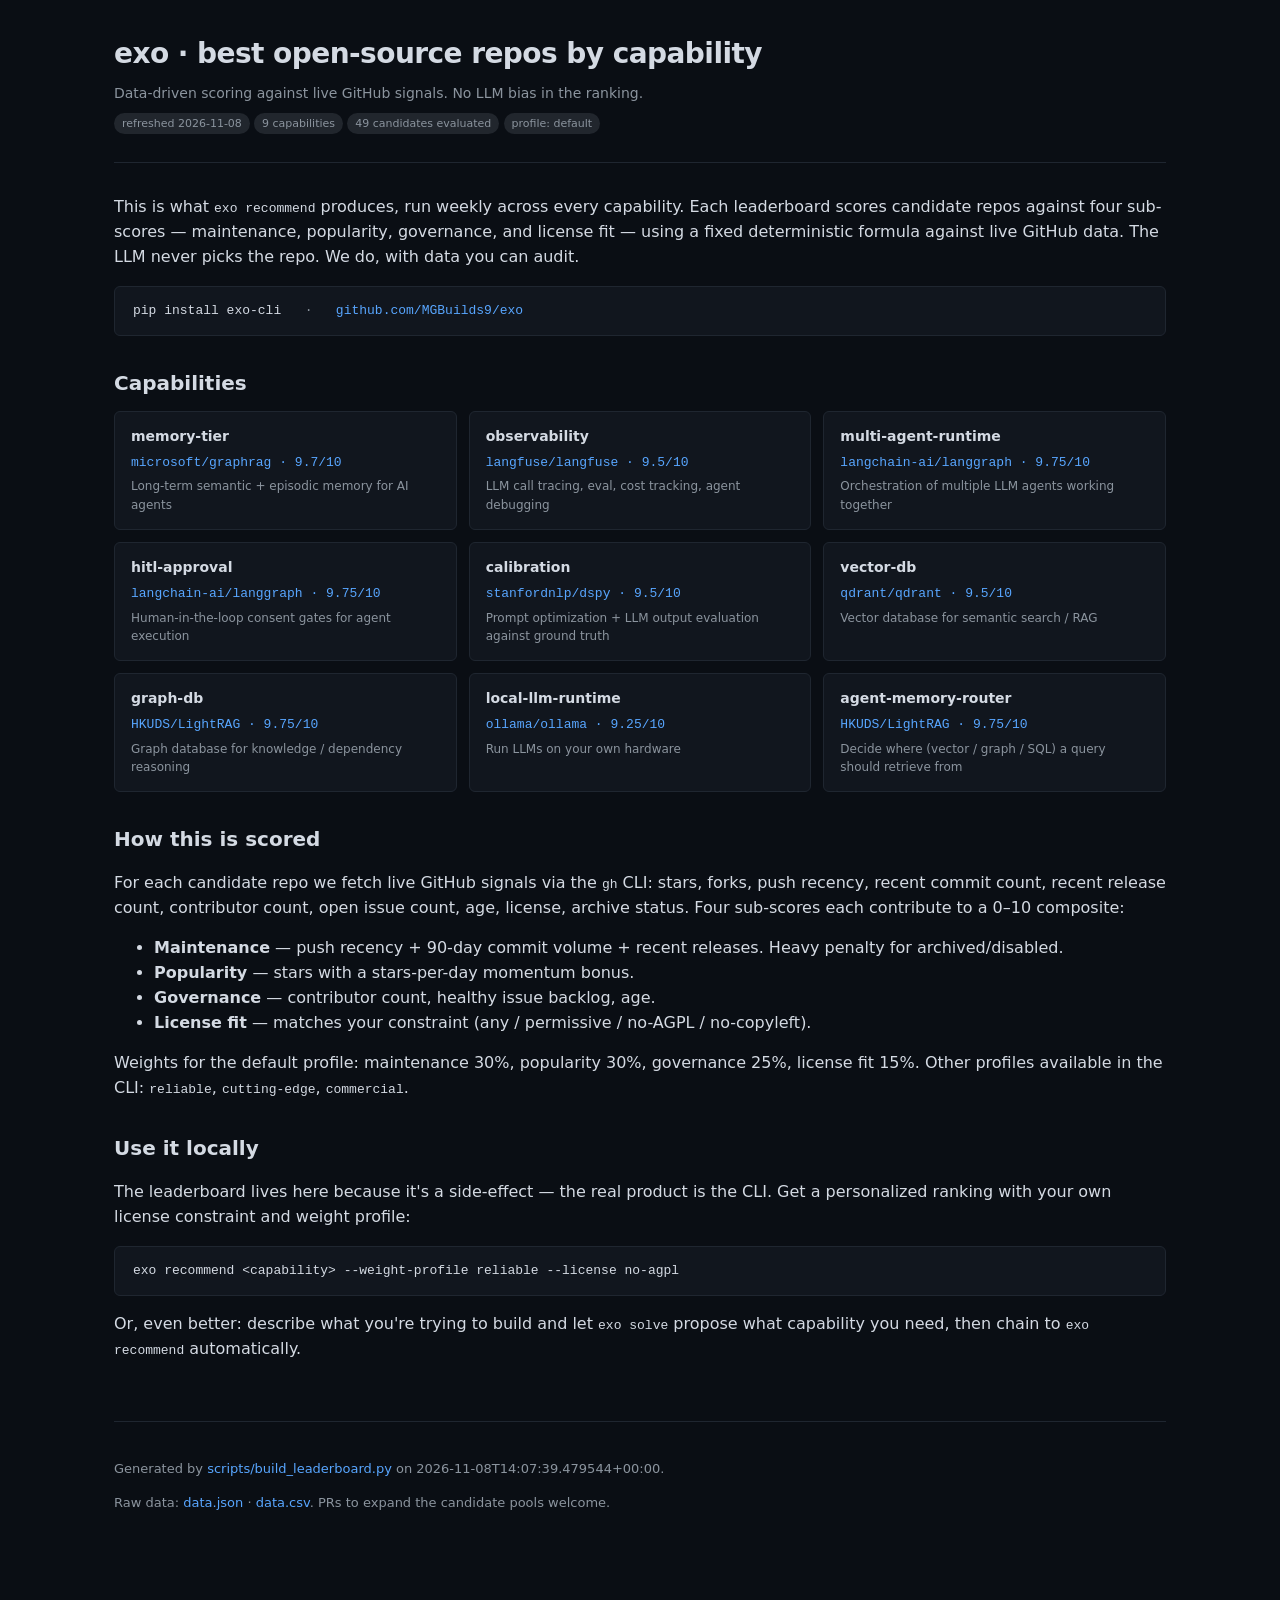
<file: docs/index.html>
<!doctype html>
<html lang="en">
<head>
<meta charset="utf-8">
<meta name="viewport" content="width=device-width, initial-scale=1">
<title>exo · best open-source repos by capability</title>
<meta name="description" content="Data-driven leaderboard of the best open-source repos by AI infrastructure capability. Refreshed weekly. No LLM bias.">

<style>
  :root {
    --bg: #0a0e14; --panel: #11161e; --line: #1f2630;
    --text: #d4dae3; --muted: #8b949e; --accent: #58a6ff;
    --good: #3fb950; --warn: #d29922; --bad: #f85149;
    --chip: #21262d;
  }
  * { box-sizing: border-box; }
  body {
    margin: 0; padding: 0;
    background: var(--bg); color: var(--text);
    font-family: -apple-system, BlinkMacSystemFont, "Segoe UI", system-ui, sans-serif;
    line-height: 1.55;
  }
  .wrap { max-width: 1100px; margin: 0 auto; padding: 32px 24px 80px; }
  header { padding-bottom: 28px; border-bottom: 1px solid var(--line); margin-bottom: 32px; }
  h1 { margin: 0 0 8px; font-size: 28px; letter-spacing: -0.02em; }
  h2 { margin: 32px 0 12px; font-size: 20px; }
  h3 { margin: 24px 0 8px; font-size: 16px; }
  .sub { color: var(--muted); font-size: 14px; }
  .meta { color: var(--muted); font-size: 13px; margin-top: 8px; }
  a { color: var(--accent); text-decoration: none; }
  a:hover { text-decoration: underline; }
  .card {
    background: var(--panel); border: 1px solid var(--line); border-radius: 8px;
    padding: 18px 20px; margin: 14px 0;
  }
  .card h3 { margin-top: 0; }
  .row { display: flex; justify-content: space-between; gap: 24px; align-items: baseline; }
  .chip {
    display: inline-block; padding: 2px 8px; border-radius: 4px;
    background: var(--chip); color: var(--muted); font-size: 11px;
    font-family: "SF Mono", Menlo, monospace; margin-right: 4px;
  }
  .grade {
    font-weight: 600; font-size: 22px; min-width: 60px; text-align: right;
    font-family: "SF Mono", Menlo, monospace;
  }
  .grade-good { color: var(--good); }
  .grade-mid  { color: var(--warn); }
  .grade-low  { color: var(--bad); }
  table {
    width: 100%; border-collapse: collapse; margin: 12px 0;
    font-size: 13px;
  }
  th, td {
    padding: 8px 10px; text-align: left;
    border-bottom: 1px solid var(--line);
  }
  th { font-weight: 600; color: var(--muted); }
  td.num { font-family: "SF Mono", Menlo, monospace; text-align: right; }
  .rationale {
    font-size: 12px; color: var(--muted); font-family: "SF Mono", Menlo, monospace;
    background: var(--bg); padding: 10px 12px; border-radius: 4px;
    margin-top: 8px; white-space: pre-wrap; max-height: 200px; overflow-y: auto;
  }
  .legend { font-size: 12px; color: var(--muted); margin-top: 4px; }
  .toc { display: grid; grid-template-columns: repeat(auto-fit, minmax(260px, 1fr)); gap: 12px; }
  .toc a {
    display: block; padding: 14px 16px; border: 1px solid var(--line);
    border-radius: 6px; background: var(--panel);
    color: var(--text);
  }
  .toc a:hover { border-color: var(--accent); text-decoration: none; }
  .toc-cap-name { font-weight: 600; font-size: 14px; }
  .toc-cap-leader { color: var(--accent); font-family: "SF Mono", Menlo, monospace; font-size: 13px; margin-top: 6px; }
  .toc-cap-desc { color: var(--muted); font-size: 12px; margin-top: 4px; }
  footer { margin-top: 60px; padding-top: 24px; border-top: 1px solid var(--line); color: var(--muted); font-size: 13px; }
  .pill {
    display: inline-block; padding: 2px 8px; border-radius: 12px;
    background: var(--chip); color: var(--muted); font-size: 11px;
  }
  .install {
    background: var(--panel); border: 1px solid var(--line); border-radius: 6px;
    padding: 14px 18px; font-family: "SF Mono", Menlo, monospace; font-size: 13px;
    margin: 16px 0;
  }
</style>

</head>
<body>
<div class="wrap">
  <header>
    <h1>exo · best open-source repos by capability</h1>
    <div class="sub">Data-driven scoring against live GitHub signals. No LLM bias in the ranking.</div>
    <div class="meta">
      <span class="pill">refreshed 2026-11-08</span>
      <span class="pill">9 capabilities</span>
      <span class="pill">49 candidates evaluated</span>
      <span class="pill">profile: default</span>
    </div>
  </header>

  <p>This is what <code>exo recommend</code> produces, run weekly across every capability. Each leaderboard scores candidate repos against four sub-scores — maintenance, popularity, governance, and license fit — using a fixed deterministic formula against live GitHub data. The LLM never picks the repo. We do, with data you can audit.</p>

  <div class="install">
    pip install exo-cli &nbsp;&nbsp;<span style="color:var(--muted)">·</span>&nbsp;&nbsp; <a href="https://github.com/MGBuilds9/exo">github.com/MGBuilds9/exo</a>
  </div>

  <h2>Capabilities</h2>
  <div class="toc">
    
        <a href="c/memory-tier.html">
          <div class="toc-cap-name">memory-tier</div>
          
            <div class="toc-cap-leader">microsoft/graphrag · 9.7/10</div>
          <div class="toc-cap-desc">Long-term semantic + episodic memory for AI agents</div>
        </a>
        <a href="c/observability.html">
          <div class="toc-cap-name">observability</div>
          
            <div class="toc-cap-leader">langfuse/langfuse · 9.5/10</div>
          <div class="toc-cap-desc">LLM call tracing, eval, cost tracking, agent debugging</div>
        </a>
        <a href="c/multi-agent-runtime.html">
          <div class="toc-cap-name">multi-agent-runtime</div>
          
            <div class="toc-cap-leader">langchain-ai/langgraph · 9.75/10</div>
          <div class="toc-cap-desc">Orchestration of multiple LLM agents working together</div>
        </a>
        <a href="c/hitl-approval.html">
          <div class="toc-cap-name">hitl-approval</div>
          
            <div class="toc-cap-leader">langchain-ai/langgraph · 9.75/10</div>
          <div class="toc-cap-desc">Human-in-the-loop consent gates for agent execution</div>
        </a>
        <a href="c/calibration.html">
          <div class="toc-cap-name">calibration</div>
          
            <div class="toc-cap-leader">stanfordnlp/dspy · 9.5/10</div>
          <div class="toc-cap-desc">Prompt optimization + LLM output evaluation against ground truth</div>
        </a>
        <a href="c/vector-db.html">
          <div class="toc-cap-name">vector-db</div>
          
            <div class="toc-cap-leader">qdrant/qdrant · 9.5/10</div>
          <div class="toc-cap-desc">Vector database for semantic search / RAG</div>
        </a>
        <a href="c/graph-db.html">
          <div class="toc-cap-name">graph-db</div>
          
            <div class="toc-cap-leader">HKUDS/LightRAG · 9.75/10</div>
          <div class="toc-cap-desc">Graph database for knowledge / dependency reasoning</div>
        </a>
        <a href="c/local-llm-runtime.html">
          <div class="toc-cap-name">local-llm-runtime</div>
          
            <div class="toc-cap-leader">ollama/ollama · 9.25/10</div>
          <div class="toc-cap-desc">Run LLMs on your own hardware</div>
        </a>
        <a href="c/agent-memory-router.html">
          <div class="toc-cap-name">agent-memory-router</div>
          
            <div class="toc-cap-leader">HKUDS/LightRAG · 9.75/10</div>
          <div class="toc-cap-desc">Decide where (vector / graph / SQL) a query should retrieve from</div>
        </a>
  </div>

  <h2>How this is scored</h2>
  <p>For each candidate repo we fetch live GitHub signals via the <code>gh</code> CLI: stars, forks, push recency, recent commit count, recent release count, contributor count, open issue count, age, license, archive status. Four sub-scores each contribute to a 0–10 composite:</p>
  <ul>
    <li><strong>Maintenance</strong> — push recency + 90-day commit volume + recent releases. Heavy penalty for archived/disabled.</li>
    <li><strong>Popularity</strong> — stars with a stars-per-day momentum bonus.</li>
    <li><strong>Governance</strong> — contributor count, healthy issue backlog, age.</li>
    <li><strong>License fit</strong> — matches your constraint (any / permissive / no-AGPL / no-copyleft).</li>
  </ul>
  <p>Weights for the default profile: maintenance 30%, popularity 30%, governance 25%, license fit 15%. Other profiles available in the CLI: <code>reliable</code>, <code>cutting-edge</code>, <code>commercial</code>.</p>

  <h2>Use it locally</h2>
  <p>The leaderboard lives here because it's a side-effect — the real product is the CLI. Get a personalized ranking with your own license constraint and weight profile:</p>
  <div class="install">
    exo recommend &lt;capability&gt; --weight-profile reliable --license no-agpl
  </div>
  <p>Or, even better: describe what you're trying to build and let <code>exo solve</code> propose what capability you need, then chain to <code>exo recommend</code> automatically.</p>

  <footer>
    <p>Generated by <a href="https://github.com/MGBuilds9/exo/blob/master/scripts/build_leaderboard.py">scripts/build_leaderboard.py</a> on 2026-11-08T14:07:39.479544+00:00.</p>
    <p>Raw data: <a href="data.json">data.json</a> · <a href="data.csv">data.csv</a>. PRs to expand the candidate pools welcome.</p>
  </footer>
</div>
</body>
</html>
</file>
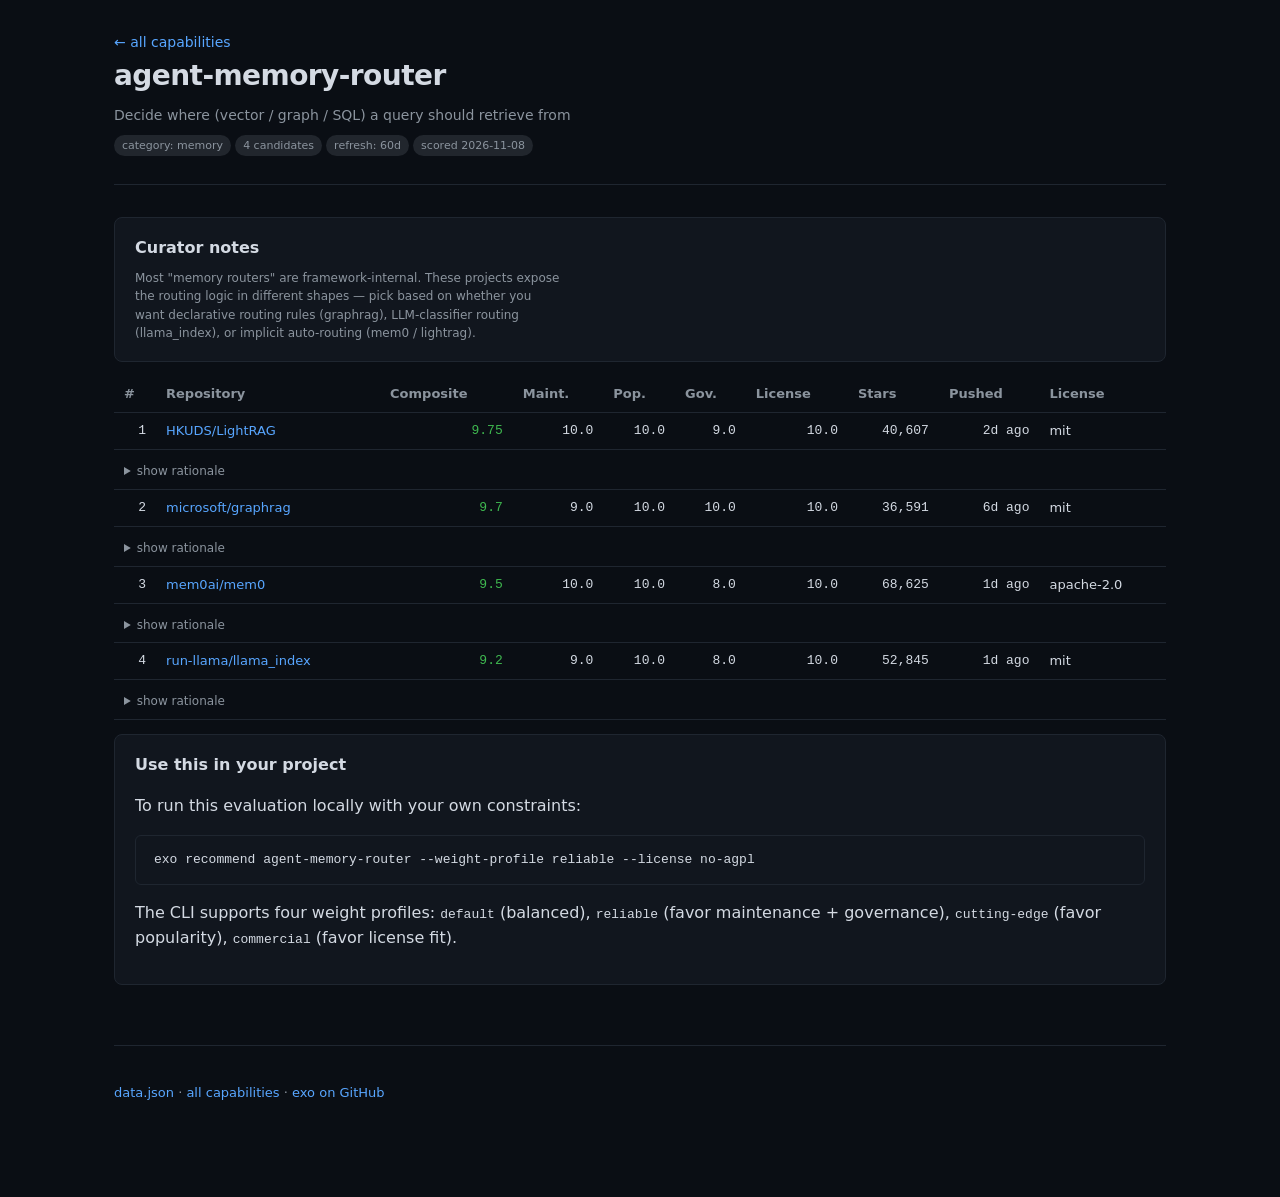
<file: docs/c/agent-memory-router.html>
<!doctype html>
<html lang="en">
<head>
<meta charset="utf-8">
<meta name="viewport" content="width=device-width, initial-scale=1">
<title>exo · agent-memory-router leaderboard</title>
<meta name="description" content="Best open-source Decide where (vector / graph / SQL) a query should retrieve from. Data-driven scoring.">

<style>
  :root {
    --bg: #0a0e14; --panel: #11161e; --line: #1f2630;
    --text: #d4dae3; --muted: #8b949e; --accent: #58a6ff;
    --good: #3fb950; --warn: #d29922; --bad: #f85149;
    --chip: #21262d;
  }
  * { box-sizing: border-box; }
  body {
    margin: 0; padding: 0;
    background: var(--bg); color: var(--text);
    font-family: -apple-system, BlinkMacSystemFont, "Segoe UI", system-ui, sans-serif;
    line-height: 1.55;
  }
  .wrap { max-width: 1100px; margin: 0 auto; padding: 32px 24px 80px; }
  header { padding-bottom: 28px; border-bottom: 1px solid var(--line); margin-bottom: 32px; }
  h1 { margin: 0 0 8px; font-size: 28px; letter-spacing: -0.02em; }
  h2 { margin: 32px 0 12px; font-size: 20px; }
  h3 { margin: 24px 0 8px; font-size: 16px; }
  .sub { color: var(--muted); font-size: 14px; }
  .meta { color: var(--muted); font-size: 13px; margin-top: 8px; }
  a { color: var(--accent); text-decoration: none; }
  a:hover { text-decoration: underline; }
  .card {
    background: var(--panel); border: 1px solid var(--line); border-radius: 8px;
    padding: 18px 20px; margin: 14px 0;
  }
  .card h3 { margin-top: 0; }
  .row { display: flex; justify-content: space-between; gap: 24px; align-items: baseline; }
  .chip {
    display: inline-block; padding: 2px 8px; border-radius: 4px;
    background: var(--chip); color: var(--muted); font-size: 11px;
    font-family: "SF Mono", Menlo, monospace; margin-right: 4px;
  }
  .grade {
    font-weight: 600; font-size: 22px; min-width: 60px; text-align: right;
    font-family: "SF Mono", Menlo, monospace;
  }
  .grade-good { color: var(--good); }
  .grade-mid  { color: var(--warn); }
  .grade-low  { color: var(--bad); }
  table {
    width: 100%; border-collapse: collapse; margin: 12px 0;
    font-size: 13px;
  }
  th, td {
    padding: 8px 10px; text-align: left;
    border-bottom: 1px solid var(--line);
  }
  th { font-weight: 600; color: var(--muted); }
  td.num { font-family: "SF Mono", Menlo, monospace; text-align: right; }
  .rationale {
    font-size: 12px; color: var(--muted); font-family: "SF Mono", Menlo, monospace;
    background: var(--bg); padding: 10px 12px; border-radius: 4px;
    margin-top: 8px; white-space: pre-wrap; max-height: 200px; overflow-y: auto;
  }
  .legend { font-size: 12px; color: var(--muted); margin-top: 4px; }
  .toc { display: grid; grid-template-columns: repeat(auto-fit, minmax(260px, 1fr)); gap: 12px; }
  .toc a {
    display: block; padding: 14px 16px; border: 1px solid var(--line);
    border-radius: 6px; background: var(--panel);
    color: var(--text);
  }
  .toc a:hover { border-color: var(--accent); text-decoration: none; }
  .toc-cap-name { font-weight: 600; font-size: 14px; }
  .toc-cap-leader { color: var(--accent); font-family: "SF Mono", Menlo, monospace; font-size: 13px; margin-top: 6px; }
  .toc-cap-desc { color: var(--muted); font-size: 12px; margin-top: 4px; }
  footer { margin-top: 60px; padding-top: 24px; border-top: 1px solid var(--line); color: var(--muted); font-size: 13px; }
  .pill {
    display: inline-block; padding: 2px 8px; border-radius: 12px;
    background: var(--chip); color: var(--muted); font-size: 11px;
  }
  .install {
    background: var(--panel); border: 1px solid var(--line); border-radius: 6px;
    padding: 14px 18px; font-family: "SF Mono", Menlo, monospace; font-size: 13px;
    margin: 16px 0;
  }
</style>

</head>
<body>
<div class="wrap">
  <header>
    <div class="sub"><a href="../index.html">← all capabilities</a></div>
    <h1>agent-memory-router</h1>
    <div class="sub">Decide where (vector / graph / SQL) a query should retrieve from</div>
    <div class="meta">
      <span class="pill">category: memory</span>
      <span class="pill">4 candidates</span>
      <span class="pill">refresh: 60d</span>
      <span class="pill">scored 2026-11-08</span>
    </div>
  </header>

  <div class='card'><h3>Curator notes</h3><div class='legend' style='white-space:pre-wrap'>Most &quot;memory routers&quot; are framework-internal. These projects expose
the routing logic in different shapes — pick based on whether you
want declarative routing rules (graphrag), LLM-classifier routing
(llama_index), or implicit auto-routing (mem0 / lightrag).
</div></div>

  <table>
    <thead>
      <tr>
        <th>#</th><th>Repository</th><th class="num">Composite</th>
        <th class="num">Maint.</th><th class="num">Pop.</th>
        <th class="num">Gov.</th><th class="num">License</th>
        <th class="num">Stars</th><th class="num">Pushed</th>
        <th>License</th>
      </tr>
    </thead>
    <tbody>
      
        <tr>
          <td class="num">1</td>
          <td><a href="https://github.com/HKUDS/LightRAG" target="_blank" rel="noopener">HKUDS/LightRAG</a></td>
          <td class="num"><span class="grade-good">9.75</span></td>
          <td class="num">10.0</td>
          <td class="num">10.0</td>
          <td class="num">9.0</td>
          <td class="num">10.0</td>
          <td class="num">40,607</td>
          <td class="num">2d ago</td>
          <td>mit</td>
        </tr>
        <tr>
          <td colspan="10"><details><summary class="legend">show rationale</summary>
            <div class="rationale">maintenance: pushed 3d ago → +4.0
maintenance: 100 commits in 90d → +3.0
maintenance: 3 releases in 90d → +3.0
popularity: 40607 stars → 9
popularity bonus: 52.9 stars/day → +1.5
governance: 100 contributors → +5.0
governance: 445 open issues (manageable) → +2.0
governance: 2.1 year(s) old → +2.0 stability
license_fit: mit (no constraint) → 10.0</div>
          </details></td>
        </tr>
        <tr>
          <td class="num">2</td>
          <td><a href="https://github.com/microsoft/graphrag" target="_blank" rel="noopener">microsoft/graphrag</a></td>
          <td class="num"><span class="grade-good">9.7</span></td>
          <td class="num">9.0</td>
          <td class="num">10.0</td>
          <td class="num">10.0</td>
          <td class="num">10.0</td>
          <td class="num">36,591</td>
          <td class="num">6d ago</td>
          <td>mit</td>
        </tr>
        <tr>
          <td colspan="10"><details><summary class="legend">show rationale</summary>
            <div class="rationale">maintenance: pushed 6d ago → +4.0
maintenance: 21 commits in 90d → +2.0
maintenance: 3 releases in 90d → +3.0
popularity: 36591 stars → 9
popularity bonus: 38.3 stars/day → +1.5
governance: 51 contributors → +5.0
governance: 61 open issues (healthy) → +3.0
governance: 2.6 year(s) old → +2.0 stability
license_fit: mit (no constraint) → 10.0</div>
          </details></td>
        </tr>
        <tr>
          <td class="num">3</td>
          <td><a href="https://github.com/mem0ai/mem0" target="_blank" rel="noopener">mem0ai/mem0</a></td>
          <td class="num"><span class="grade-good">9.5</span></td>
          <td class="num">10.0</td>
          <td class="num">10.0</td>
          <td class="num">8.0</td>
          <td class="num">10.0</td>
          <td class="num">68,625</td>
          <td class="num">1d ago</td>
          <td>apache-2.0</td>
        </tr>
        <tr>
          <td colspan="10"><details><summary class="legend">show rationale</summary>
            <div class="rationale">maintenance: pushed 2d ago → +4.0
maintenance: 100 commits in 90d → +3.0
maintenance: 37 releases in 90d → +3.0
popularity: 68625 stars → 10
popularity bonus: 55.5 stars/day → +1.5
governance: 100 contributors → +5.0
governance: 928 open issues (heavy) → +1.0
governance: 3.4 year(s) old → +2.0 stability
license_fit: apache-2.0 (no constraint) → 10.0</div>
          </details></td>
        </tr>
        <tr>
          <td class="num">4</td>
          <td><a href="https://github.com/run-llama/llama_index" target="_blank" rel="noopener">run-llama/llama_index</a></td>
          <td class="num"><span class="grade-good">9.2</span></td>
          <td class="num">9.0</td>
          <td class="num">10.0</td>
          <td class="num">8.0</td>
          <td class="num">10.0</td>
          <td class="num">52,845</td>
          <td class="num">1d ago</td>
          <td>mit</td>
        </tr>
        <tr>
          <td colspan="10"><details><summary class="legend">show rationale</summary>
            <div class="rationale">maintenance: pushed 2d ago → +4.0
maintenance: 77 commits in 90d → +3.0
maintenance: 2 releases in 90d → +2.0
popularity: 52845 stars → 10
popularity bonus: 36.0 stars/day → +1.5
governance: 100 contributors → +5.0
governance: 1324 open issues (heavy) → +1.0
governance: 4.0 year(s) old → +2.0 stability
license_fit: mit (no constraint) → 10.0</div>
          </details></td>
        </tr>
    </tbody>
  </table>

  <div class="card">
    <h3>Use this in your project</h3>
    <p>To run this evaluation locally with your own constraints:</p>
    <div class="install">exo recommend agent-memory-router --weight-profile reliable --license no-agpl</div>
    <p>The CLI supports four weight profiles: <code>default</code> (balanced), <code>reliable</code> (favor maintenance + governance), <code>cutting-edge</code> (favor popularity), <code>commercial</code> (favor license fit).</p>
  </div>

  <footer>
    <p><a href="../data.json">data.json</a> · <a href="../index.html">all capabilities</a> · <a href="https://github.com/MGBuilds9/exo">exo on GitHub</a></p>
  </footer>
</div>
</body>
</html>
</file>
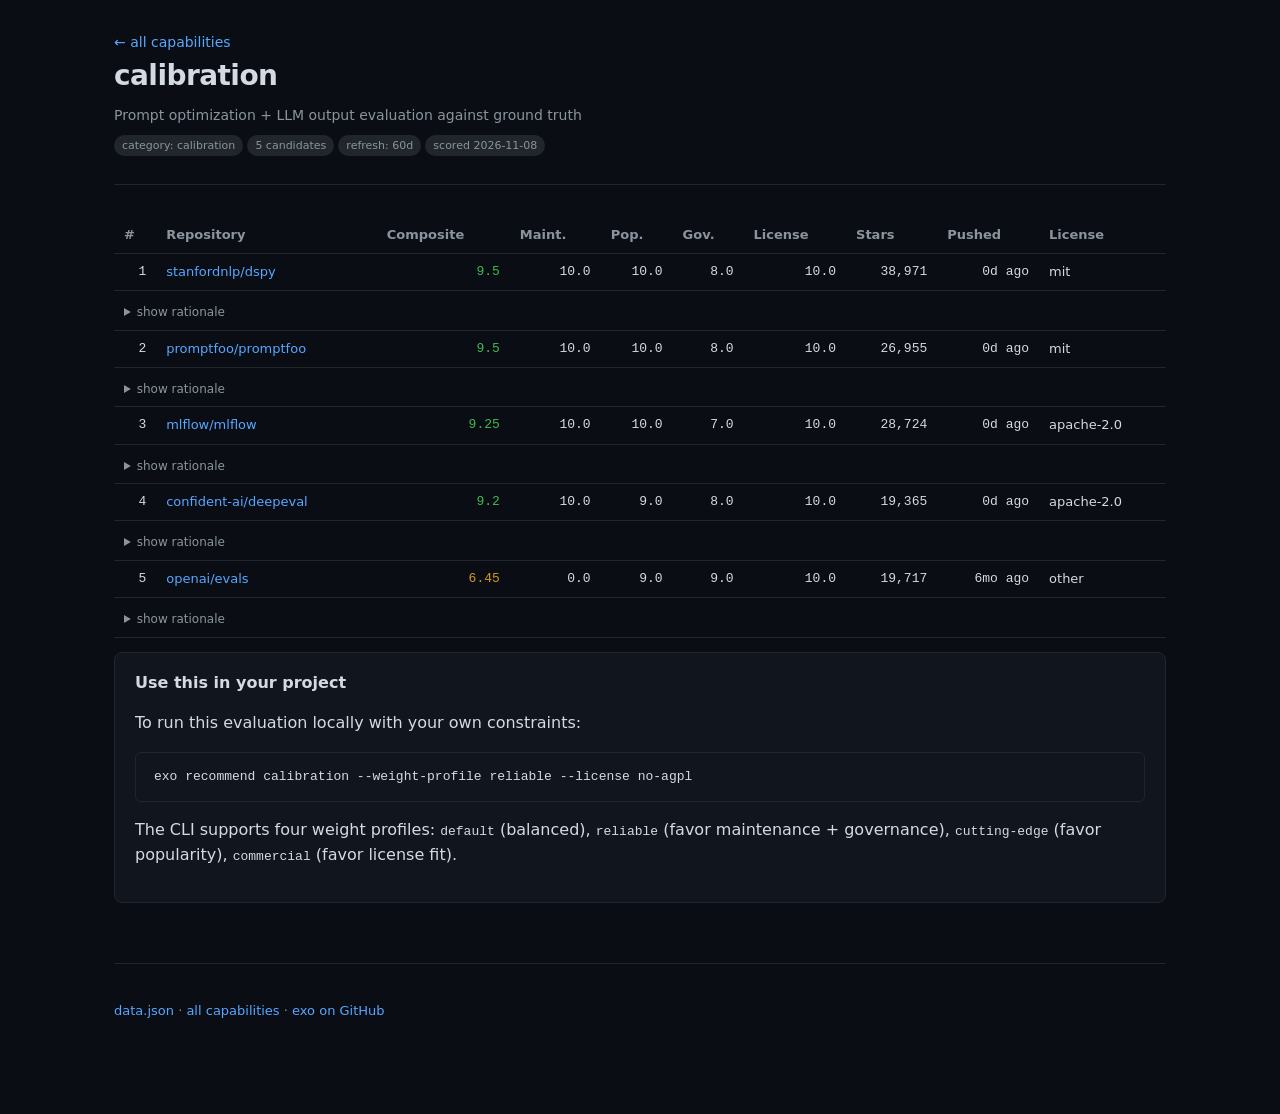
<file: docs/c/calibration.html>
<!doctype html>
<html lang="en">
<head>
<meta charset="utf-8">
<meta name="viewport" content="width=device-width, initial-scale=1">
<title>exo · calibration leaderboard</title>
<meta name="description" content="Best open-source Prompt optimization + LLM output evaluation against ground truth. Data-driven scoring.">

<style>
  :root {
    --bg: #0a0e14; --panel: #11161e; --line: #1f2630;
    --text: #d4dae3; --muted: #8b949e; --accent: #58a6ff;
    --good: #3fb950; --warn: #d29922; --bad: #f85149;
    --chip: #21262d;
  }
  * { box-sizing: border-box; }
  body {
    margin: 0; padding: 0;
    background: var(--bg); color: var(--text);
    font-family: -apple-system, BlinkMacSystemFont, "Segoe UI", system-ui, sans-serif;
    line-height: 1.55;
  }
  .wrap { max-width: 1100px; margin: 0 auto; padding: 32px 24px 80px; }
  header { padding-bottom: 28px; border-bottom: 1px solid var(--line); margin-bottom: 32px; }
  h1 { margin: 0 0 8px; font-size: 28px; letter-spacing: -0.02em; }
  h2 { margin: 32px 0 12px; font-size: 20px; }
  h3 { margin: 24px 0 8px; font-size: 16px; }
  .sub { color: var(--muted); font-size: 14px; }
  .meta { color: var(--muted); font-size: 13px; margin-top: 8px; }
  a { color: var(--accent); text-decoration: none; }
  a:hover { text-decoration: underline; }
  .card {
    background: var(--panel); border: 1px solid var(--line); border-radius: 8px;
    padding: 18px 20px; margin: 14px 0;
  }
  .card h3 { margin-top: 0; }
  .row { display: flex; justify-content: space-between; gap: 24px; align-items: baseline; }
  .chip {
    display: inline-block; padding: 2px 8px; border-radius: 4px;
    background: var(--chip); color: var(--muted); font-size: 11px;
    font-family: "SF Mono", Menlo, monospace; margin-right: 4px;
  }
  .grade {
    font-weight: 600; font-size: 22px; min-width: 60px; text-align: right;
    font-family: "SF Mono", Menlo, monospace;
  }
  .grade-good { color: var(--good); }
  .grade-mid  { color: var(--warn); }
  .grade-low  { color: var(--bad); }
  table {
    width: 100%; border-collapse: collapse; margin: 12px 0;
    font-size: 13px;
  }
  th, td {
    padding: 8px 10px; text-align: left;
    border-bottom: 1px solid var(--line);
  }
  th { font-weight: 600; color: var(--muted); }
  td.num { font-family: "SF Mono", Menlo, monospace; text-align: right; }
  .rationale {
    font-size: 12px; color: var(--muted); font-family: "SF Mono", Menlo, monospace;
    background: var(--bg); padding: 10px 12px; border-radius: 4px;
    margin-top: 8px; white-space: pre-wrap; max-height: 200px; overflow-y: auto;
  }
  .legend { font-size: 12px; color: var(--muted); margin-top: 4px; }
  .toc { display: grid; grid-template-columns: repeat(auto-fit, minmax(260px, 1fr)); gap: 12px; }
  .toc a {
    display: block; padding: 14px 16px; border: 1px solid var(--line);
    border-radius: 6px; background: var(--panel);
    color: var(--text);
  }
  .toc a:hover { border-color: var(--accent); text-decoration: none; }
  .toc-cap-name { font-weight: 600; font-size: 14px; }
  .toc-cap-leader { color: var(--accent); font-family: "SF Mono", Menlo, monospace; font-size: 13px; margin-top: 6px; }
  .toc-cap-desc { color: var(--muted); font-size: 12px; margin-top: 4px; }
  footer { margin-top: 60px; padding-top: 24px; border-top: 1px solid var(--line); color: var(--muted); font-size: 13px; }
  .pill {
    display: inline-block; padding: 2px 8px; border-radius: 12px;
    background: var(--chip); color: var(--muted); font-size: 11px;
  }
  .install {
    background: var(--panel); border: 1px solid var(--line); border-radius: 6px;
    padding: 14px 18px; font-family: "SF Mono", Menlo, monospace; font-size: 13px;
    margin: 16px 0;
  }
</style>

</head>
<body>
<div class="wrap">
  <header>
    <div class="sub"><a href="../index.html">← all capabilities</a></div>
    <h1>calibration</h1>
    <div class="sub">Prompt optimization + LLM output evaluation against ground truth</div>
    <div class="meta">
      <span class="pill">category: calibration</span>
      <span class="pill">5 candidates</span>
      <span class="pill">refresh: 60d</span>
      <span class="pill">scored 2026-11-08</span>
    </div>
  </header>

  

  <table>
    <thead>
      <tr>
        <th>#</th><th>Repository</th><th class="num">Composite</th>
        <th class="num">Maint.</th><th class="num">Pop.</th>
        <th class="num">Gov.</th><th class="num">License</th>
        <th class="num">Stars</th><th class="num">Pushed</th>
        <th>License</th>
      </tr>
    </thead>
    <tbody>
      
        <tr>
          <td class="num">1</td>
          <td><a href="https://github.com/stanfordnlp/dspy" target="_blank" rel="noopener">stanfordnlp/dspy</a></td>
          <td class="num"><span class="grade-good">9.5</span></td>
          <td class="num">10.0</td>
          <td class="num">10.0</td>
          <td class="num">8.0</td>
          <td class="num">10.0</td>
          <td class="num">38,971</td>
          <td class="num">0d ago</td>
          <td>mit</td>
        </tr>
        <tr>
          <td colspan="10"><details><summary class="legend">show rationale</summary>
            <div class="rationale">maintenance: pushed 1d ago → +4.0
maintenance: 100 commits in 90d → +3.0
maintenance: 4 releases in 90d → +3.0
popularity: 38971 stars → 9
popularity bonus: 27.9 stars/day → +1.5
governance: 100 contributors → +5.0
governance: 770 open issues (heavy) → +1.0
governance: 3.8 year(s) old → +2.0 stability
license_fit: mit (no constraint) → 10.0</div>
          </details></td>
        </tr>
        <tr>
          <td class="num">2</td>
          <td><a href="https://github.com/promptfoo/promptfoo" target="_blank" rel="noopener">promptfoo/promptfoo</a></td>
          <td class="num"><span class="grade-good">9.5</span></td>
          <td class="num">10.0</td>
          <td class="num">10.0</td>
          <td class="num">8.0</td>
          <td class="num">10.0</td>
          <td class="num">26,955</td>
          <td class="num">0d ago</td>
          <td>mit</td>
        </tr>
        <tr>
          <td colspan="10"><details><summary class="legend">show rationale</summary>
            <div class="rationale">maintenance: pushed 0d ago → +4.0
maintenance: 100 commits in 90d → +3.0
maintenance: 11 releases in 90d → +3.0
popularity: 26955 stars → 9
popularity bonus: 20.9 stars/day → +1.5
governance: 100 contributors → +5.0
governance: 944 open issues (heavy) → +1.0
governance: 3.5 year(s) old → +2.0 stability
license_fit: mit (no constraint) → 10.0</div>
          </details></td>
        </tr>
        <tr>
          <td class="num">3</td>
          <td><a href="https://github.com/mlflow/mlflow" target="_blank" rel="noopener">mlflow/mlflow</a></td>
          <td class="num"><span class="grade-good">9.25</span></td>
          <td class="num">10.0</td>
          <td class="num">10.0</td>
          <td class="num">7.0</td>
          <td class="num">10.0</td>
          <td class="num">28,724</td>
          <td class="num">0d ago</td>
          <td>apache-2.0</td>
        </tr>
        <tr>
          <td colspan="10"><details><summary class="legend">show rationale</summary>
            <div class="rationale">maintenance: pushed 0d ago → +4.0
maintenance: 100 commits in 90d → +3.0
maintenance: 8 releases in 90d → +3.0
popularity: 28724 stars → 9
popularity bonus: 9.3 stars/day → +1.0
governance: 100 contributors → +5.0
governance: 2196 open issues (backlog risk) → +0
governance: 8.4 year(s) old → +2.0 stability
license_fit: apache-2.0 (no constraint) → 10.0</div>
          </details></td>
        </tr>
        <tr>
          <td class="num">4</td>
          <td><a href="https://github.com/confident-ai/deepeval" target="_blank" rel="noopener">confident-ai/deepeval</a></td>
          <td class="num"><span class="grade-good">9.2</span></td>
          <td class="num">10.0</td>
          <td class="num">9.0</td>
          <td class="num">8.0</td>
          <td class="num">10.0</td>
          <td class="num">19,365</td>
          <td class="num">0d ago</td>
          <td>apache-2.0</td>
        </tr>
        <tr>
          <td colspan="10"><details><summary class="legend">show rationale</summary>
            <div class="rationale">maintenance: pushed 1d ago → +4.0
maintenance: 100 commits in 90d → +3.0
maintenance: 6 releases in 90d → +3.0
popularity: 19365 stars → 8
popularity bonus: 16.3 stars/day → +1.0
governance: 100 contributors → +5.0
governance: 814 open issues (heavy) → +1.0
governance: 3.3 year(s) old → +2.0 stability
license_fit: apache-2.0 (no constraint) → 10.0</div>
          </details></td>
        </tr>
        <tr>
          <td class="num">5</td>
          <td><a href="https://github.com/openai/evals" target="_blank" rel="noopener">openai/evals</a></td>
          <td class="num"><span class="grade-mid">6.45</span></td>
          <td class="num">0.0</td>
          <td class="num">9.0</td>
          <td class="num">9.0</td>
          <td class="num">10.0</td>
          <td class="num">19,717</td>
          <td class="num">6mo ago</td>
          <td>other</td>
        </tr>
        <tr>
          <td colspan="10"><details><summary class="legend">show rationale</summary>
            <div class="rationale">maintenance: stale (208d) → +0.0
popularity: 19717 stars → 8
popularity bonus: 14.2 stars/day → +1.0
governance: 100 contributors → +5.0
governance: 350 open issues (manageable) → +2.0
governance: 3.8 year(s) old → +2.0 stability
license_fit: other (no constraint) → 10.0</div>
          </details></td>
        </tr>
    </tbody>
  </table>

  <div class="card">
    <h3>Use this in your project</h3>
    <p>To run this evaluation locally with your own constraints:</p>
    <div class="install">exo recommend calibration --weight-profile reliable --license no-agpl</div>
    <p>The CLI supports four weight profiles: <code>default</code> (balanced), <code>reliable</code> (favor maintenance + governance), <code>cutting-edge</code> (favor popularity), <code>commercial</code> (favor license fit).</p>
  </div>

  <footer>
    <p><a href="../data.json">data.json</a> · <a href="../index.html">all capabilities</a> · <a href="https://github.com/MGBuilds9/exo">exo on GitHub</a></p>
  </footer>
</div>
</body>
</html>
</file>
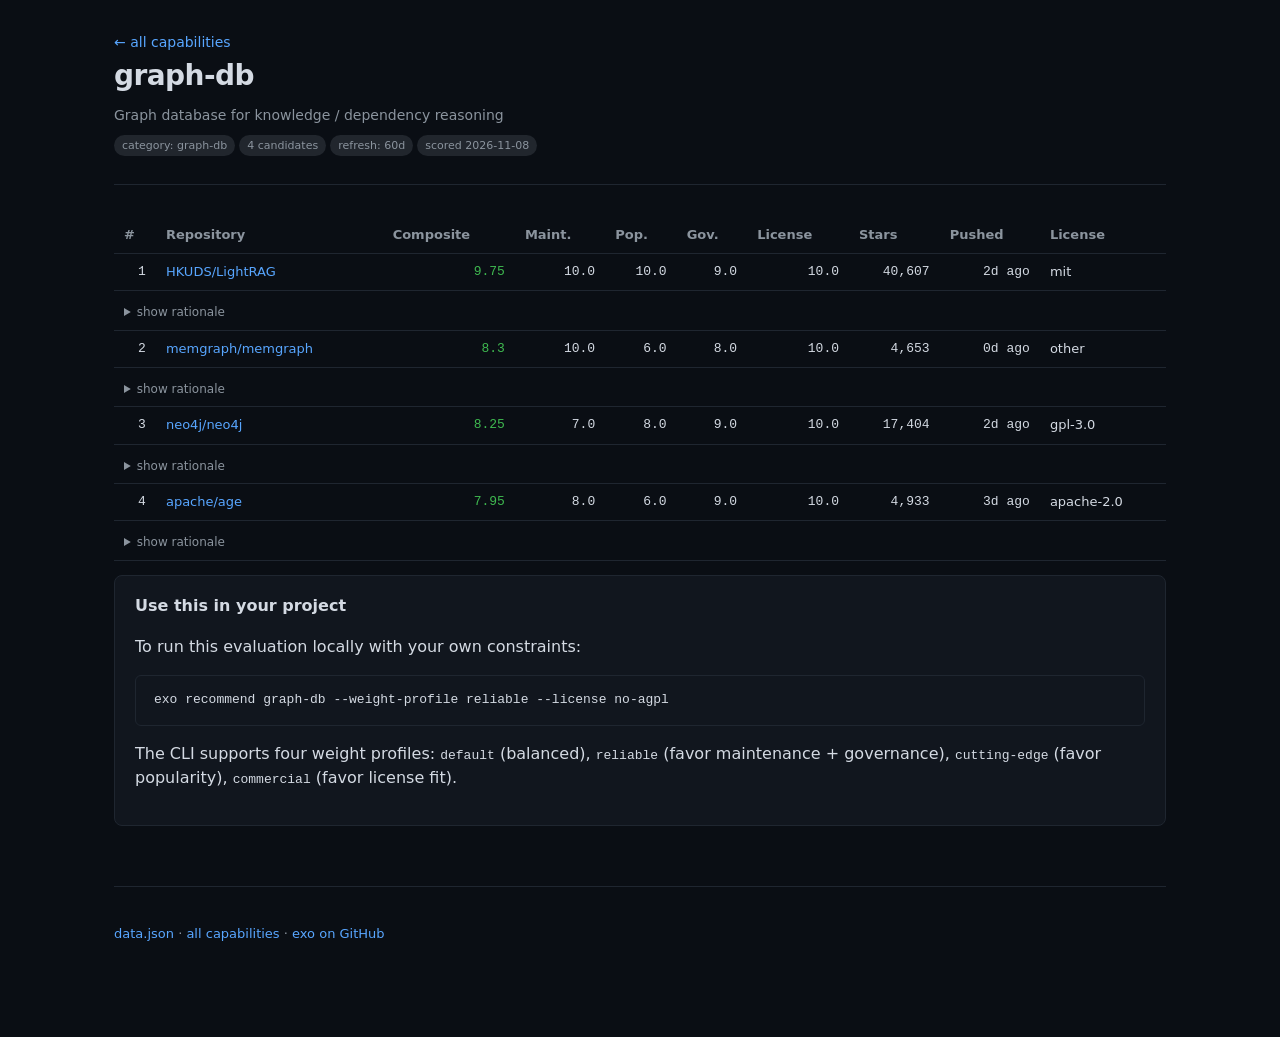
<file: docs/c/graph-db.html>
<!doctype html>
<html lang="en">
<head>
<meta charset="utf-8">
<meta name="viewport" content="width=device-width, initial-scale=1">
<title>exo · graph-db leaderboard</title>
<meta name="description" content="Best open-source Graph database for knowledge / dependency reasoning. Data-driven scoring.">

<style>
  :root {
    --bg: #0a0e14; --panel: #11161e; --line: #1f2630;
    --text: #d4dae3; --muted: #8b949e; --accent: #58a6ff;
    --good: #3fb950; --warn: #d29922; --bad: #f85149;
    --chip: #21262d;
  }
  * { box-sizing: border-box; }
  body {
    margin: 0; padding: 0;
    background: var(--bg); color: var(--text);
    font-family: -apple-system, BlinkMacSystemFont, "Segoe UI", system-ui, sans-serif;
    line-height: 1.55;
  }
  .wrap { max-width: 1100px; margin: 0 auto; padding: 32px 24px 80px; }
  header { padding-bottom: 28px; border-bottom: 1px solid var(--line); margin-bottom: 32px; }
  h1 { margin: 0 0 8px; font-size: 28px; letter-spacing: -0.02em; }
  h2 { margin: 32px 0 12px; font-size: 20px; }
  h3 { margin: 24px 0 8px; font-size: 16px; }
  .sub { color: var(--muted); font-size: 14px; }
  .meta { color: var(--muted); font-size: 13px; margin-top: 8px; }
  a { color: var(--accent); text-decoration: none; }
  a:hover { text-decoration: underline; }
  .card {
    background: var(--panel); border: 1px solid var(--line); border-radius: 8px;
    padding: 18px 20px; margin: 14px 0;
  }
  .card h3 { margin-top: 0; }
  .row { display: flex; justify-content: space-between; gap: 24px; align-items: baseline; }
  .chip {
    display: inline-block; padding: 2px 8px; border-radius: 4px;
    background: var(--chip); color: var(--muted); font-size: 11px;
    font-family: "SF Mono", Menlo, monospace; margin-right: 4px;
  }
  .grade {
    font-weight: 600; font-size: 22px; min-width: 60px; text-align: right;
    font-family: "SF Mono", Menlo, monospace;
  }
  .grade-good { color: var(--good); }
  .grade-mid  { color: var(--warn); }
  .grade-low  { color: var(--bad); }
  table {
    width: 100%; border-collapse: collapse; margin: 12px 0;
    font-size: 13px;
  }
  th, td {
    padding: 8px 10px; text-align: left;
    border-bottom: 1px solid var(--line);
  }
  th { font-weight: 600; color: var(--muted); }
  td.num { font-family: "SF Mono", Menlo, monospace; text-align: right; }
  .rationale {
    font-size: 12px; color: var(--muted); font-family: "SF Mono", Menlo, monospace;
    background: var(--bg); padding: 10px 12px; border-radius: 4px;
    margin-top: 8px; white-space: pre-wrap; max-height: 200px; overflow-y: auto;
  }
  .legend { font-size: 12px; color: var(--muted); margin-top: 4px; }
  .toc { display: grid; grid-template-columns: repeat(auto-fit, minmax(260px, 1fr)); gap: 12px; }
  .toc a {
    display: block; padding: 14px 16px; border: 1px solid var(--line);
    border-radius: 6px; background: var(--panel);
    color: var(--text);
  }
  .toc a:hover { border-color: var(--accent); text-decoration: none; }
  .toc-cap-name { font-weight: 600; font-size: 14px; }
  .toc-cap-leader { color: var(--accent); font-family: "SF Mono", Menlo, monospace; font-size: 13px; margin-top: 6px; }
  .toc-cap-desc { color: var(--muted); font-size: 12px; margin-top: 4px; }
  footer { margin-top: 60px; padding-top: 24px; border-top: 1px solid var(--line); color: var(--muted); font-size: 13px; }
  .pill {
    display: inline-block; padding: 2px 8px; border-radius: 12px;
    background: var(--chip); color: var(--muted); font-size: 11px;
  }
  .install {
    background: var(--panel); border: 1px solid var(--line); border-radius: 6px;
    padding: 14px 18px; font-family: "SF Mono", Menlo, monospace; font-size: 13px;
    margin: 16px 0;
  }
</style>

</head>
<body>
<div class="wrap">
  <header>
    <div class="sub"><a href="../index.html">← all capabilities</a></div>
    <h1>graph-db</h1>
    <div class="sub">Graph database for knowledge / dependency reasoning</div>
    <div class="meta">
      <span class="pill">category: graph-db</span>
      <span class="pill">4 candidates</span>
      <span class="pill">refresh: 60d</span>
      <span class="pill">scored 2026-11-08</span>
    </div>
  </header>

  

  <table>
    <thead>
      <tr>
        <th>#</th><th>Repository</th><th class="num">Composite</th>
        <th class="num">Maint.</th><th class="num">Pop.</th>
        <th class="num">Gov.</th><th class="num">License</th>
        <th class="num">Stars</th><th class="num">Pushed</th>
        <th>License</th>
      </tr>
    </thead>
    <tbody>
      
        <tr>
          <td class="num">1</td>
          <td><a href="https://github.com/HKUDS/LightRAG" target="_blank" rel="noopener">HKUDS/LightRAG</a></td>
          <td class="num"><span class="grade-good">9.75</span></td>
          <td class="num">10.0</td>
          <td class="num">10.0</td>
          <td class="num">9.0</td>
          <td class="num">10.0</td>
          <td class="num">40,607</td>
          <td class="num">2d ago</td>
          <td>mit</td>
        </tr>
        <tr>
          <td colspan="10"><details><summary class="legend">show rationale</summary>
            <div class="rationale">maintenance: pushed 3d ago → +4.0
maintenance: 100 commits in 90d → +3.0
maintenance: 3 releases in 90d → +3.0
popularity: 40607 stars → 9
popularity bonus: 52.9 stars/day → +1.5
governance: 100 contributors → +5.0
governance: 445 open issues (manageable) → +2.0
governance: 2.1 year(s) old → +2.0 stability
license_fit: mit (no constraint) → 10.0</div>
          </details></td>
        </tr>
        <tr>
          <td class="num">2</td>
          <td><a href="https://github.com/memgraph/memgraph" target="_blank" rel="noopener">memgraph/memgraph</a></td>
          <td class="num"><span class="grade-good">8.3</span></td>
          <td class="num">10.0</td>
          <td class="num">6.0</td>
          <td class="num">8.0</td>
          <td class="num">10.0</td>
          <td class="num">4,653</td>
          <td class="num">0d ago</td>
          <td>other</td>
        </tr>
        <tr>
          <td colspan="10"><details><summary class="legend">show rationale</summary>
            <div class="rationale">maintenance: pushed 0d ago → +4.0
maintenance: 100 commits in 90d → +3.0
maintenance: 4 releases in 90d → +3.0
popularity: 4653 stars → 6
governance: 62 contributors → +5.0
governance: 944 open issues (heavy) → +1.0
governance: 6.1 year(s) old → +2.0 stability
license_fit: other (no constraint) → 10.0</div>
          </details></td>
        </tr>
        <tr>
          <td class="num">3</td>
          <td><a href="https://github.com/neo4j/neo4j" target="_blank" rel="noopener">neo4j/neo4j</a></td>
          <td class="num"><span class="grade-good">8.25</span></td>
          <td class="num">7.0</td>
          <td class="num">8.0</td>
          <td class="num">9.0</td>
          <td class="num">10.0</td>
          <td class="num">17,404</td>
          <td class="num">2d ago</td>
          <td>gpl-3.0</td>
        </tr>
        <tr>
          <td colspan="10"><details><summary class="legend">show rationale</summary>
            <div class="rationale">maintenance: pushed 2d ago → +4.0
maintenance: 100 commits in 90d → +3.0
popularity: 17404 stars → 8
governance: 100 contributors → +5.0
governance: 241 open issues (manageable) → +2.0
governance: 14.0 year(s) old → +2.0 stability
license_fit: gpl-3.0 (no constraint) → 10.0</div>
          </details></td>
        </tr>
        <tr>
          <td class="num">4</td>
          <td><a href="https://github.com/apache/age" target="_blank" rel="noopener">apache/age</a></td>
          <td class="num"><span class="grade-good">7.95</span></td>
          <td class="num">8.0</td>
          <td class="num">6.0</td>
          <td class="num">9.0</td>
          <td class="num">10.0</td>
          <td class="num">4,933</td>
          <td class="num">3d ago</td>
          <td>apache-2.0</td>
        </tr>
        <tr>
          <td colspan="10"><details><summary class="legend">show rationale</summary>
            <div class="rationale">maintenance: pushed 4d ago → +4.0
maintenance: 28 commits in 90d → +2.0
maintenance: 1 releases in 90d → +2.0
popularity: 4933 stars → 6
governance: 100 contributors → +5.0
governance: 262 open issues (manageable) → +2.0
governance: 6.4 year(s) old → +2.0 stability
license_fit: apache-2.0 (no constraint) → 10.0</div>
          </details></td>
        </tr>
    </tbody>
  </table>

  <div class="card">
    <h3>Use this in your project</h3>
    <p>To run this evaluation locally with your own constraints:</p>
    <div class="install">exo recommend graph-db --weight-profile reliable --license no-agpl</div>
    <p>The CLI supports four weight profiles: <code>default</code> (balanced), <code>reliable</code> (favor maintenance + governance), <code>cutting-edge</code> (favor popularity), <code>commercial</code> (favor license fit).</p>
  </div>

  <footer>
    <p><a href="../data.json">data.json</a> · <a href="../index.html">all capabilities</a> · <a href="https://github.com/MGBuilds9/exo">exo on GitHub</a></p>
  </footer>
</div>
</body>
</html>
</file>
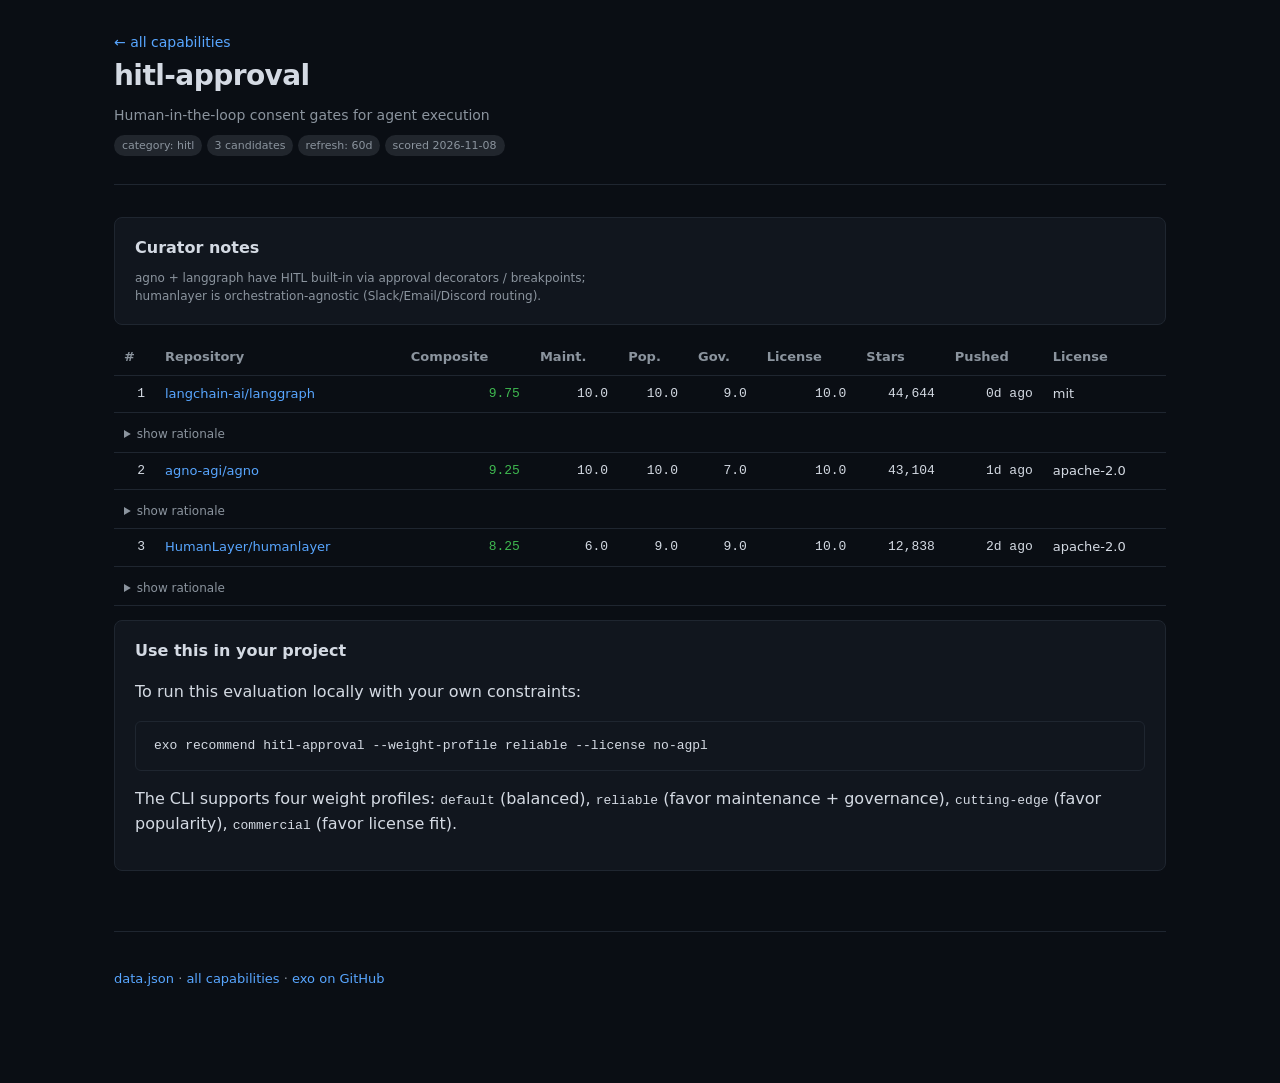
<file: docs/c/hitl-approval.html>
<!doctype html>
<html lang="en">
<head>
<meta charset="utf-8">
<meta name="viewport" content="width=device-width, initial-scale=1">
<title>exo · hitl-approval leaderboard</title>
<meta name="description" content="Best open-source Human-in-the-loop consent gates for agent execution. Data-driven scoring.">

<style>
  :root {
    --bg: #0a0e14; --panel: #11161e; --line: #1f2630;
    --text: #d4dae3; --muted: #8b949e; --accent: #58a6ff;
    --good: #3fb950; --warn: #d29922; --bad: #f85149;
    --chip: #21262d;
  }
  * { box-sizing: border-box; }
  body {
    margin: 0; padding: 0;
    background: var(--bg); color: var(--text);
    font-family: -apple-system, BlinkMacSystemFont, "Segoe UI", system-ui, sans-serif;
    line-height: 1.55;
  }
  .wrap { max-width: 1100px; margin: 0 auto; padding: 32px 24px 80px; }
  header { padding-bottom: 28px; border-bottom: 1px solid var(--line); margin-bottom: 32px; }
  h1 { margin: 0 0 8px; font-size: 28px; letter-spacing: -0.02em; }
  h2 { margin: 32px 0 12px; font-size: 20px; }
  h3 { margin: 24px 0 8px; font-size: 16px; }
  .sub { color: var(--muted); font-size: 14px; }
  .meta { color: var(--muted); font-size: 13px; margin-top: 8px; }
  a { color: var(--accent); text-decoration: none; }
  a:hover { text-decoration: underline; }
  .card {
    background: var(--panel); border: 1px solid var(--line); border-radius: 8px;
    padding: 18px 20px; margin: 14px 0;
  }
  .card h3 { margin-top: 0; }
  .row { display: flex; justify-content: space-between; gap: 24px; align-items: baseline; }
  .chip {
    display: inline-block; padding: 2px 8px; border-radius: 4px;
    background: var(--chip); color: var(--muted); font-size: 11px;
    font-family: "SF Mono", Menlo, monospace; margin-right: 4px;
  }
  .grade {
    font-weight: 600; font-size: 22px; min-width: 60px; text-align: right;
    font-family: "SF Mono", Menlo, monospace;
  }
  .grade-good { color: var(--good); }
  .grade-mid  { color: var(--warn); }
  .grade-low  { color: var(--bad); }
  table {
    width: 100%; border-collapse: collapse; margin: 12px 0;
    font-size: 13px;
  }
  th, td {
    padding: 8px 10px; text-align: left;
    border-bottom: 1px solid var(--line);
  }
  th { font-weight: 600; color: var(--muted); }
  td.num { font-family: "SF Mono", Menlo, monospace; text-align: right; }
  .rationale {
    font-size: 12px; color: var(--muted); font-family: "SF Mono", Menlo, monospace;
    background: var(--bg); padding: 10px 12px; border-radius: 4px;
    margin-top: 8px; white-space: pre-wrap; max-height: 200px; overflow-y: auto;
  }
  .legend { font-size: 12px; color: var(--muted); margin-top: 4px; }
  .toc { display: grid; grid-template-columns: repeat(auto-fit, minmax(260px, 1fr)); gap: 12px; }
  .toc a {
    display: block; padding: 14px 16px; border: 1px solid var(--line);
    border-radius: 6px; background: var(--panel);
    color: var(--text);
  }
  .toc a:hover { border-color: var(--accent); text-decoration: none; }
  .toc-cap-name { font-weight: 600; font-size: 14px; }
  .toc-cap-leader { color: var(--accent); font-family: "SF Mono", Menlo, monospace; font-size: 13px; margin-top: 6px; }
  .toc-cap-desc { color: var(--muted); font-size: 12px; margin-top: 4px; }
  footer { margin-top: 60px; padding-top: 24px; border-top: 1px solid var(--line); color: var(--muted); font-size: 13px; }
  .pill {
    display: inline-block; padding: 2px 8px; border-radius: 12px;
    background: var(--chip); color: var(--muted); font-size: 11px;
  }
  .install {
    background: var(--panel); border: 1px solid var(--line); border-radius: 6px;
    padding: 14px 18px; font-family: "SF Mono", Menlo, monospace; font-size: 13px;
    margin: 16px 0;
  }
</style>

</head>
<body>
<div class="wrap">
  <header>
    <div class="sub"><a href="../index.html">← all capabilities</a></div>
    <h1>hitl-approval</h1>
    <div class="sub">Human-in-the-loop consent gates for agent execution</div>
    <div class="meta">
      <span class="pill">category: hitl</span>
      <span class="pill">3 candidates</span>
      <span class="pill">refresh: 60d</span>
      <span class="pill">scored 2026-11-08</span>
    </div>
  </header>

  <div class='card'><h3>Curator notes</h3><div class='legend' style='white-space:pre-wrap'>agno + langgraph have HITL built-in via approval decorators / breakpoints;
humanlayer is orchestration-agnostic (Slack/Email/Discord routing).
</div></div>

  <table>
    <thead>
      <tr>
        <th>#</th><th>Repository</th><th class="num">Composite</th>
        <th class="num">Maint.</th><th class="num">Pop.</th>
        <th class="num">Gov.</th><th class="num">License</th>
        <th class="num">Stars</th><th class="num">Pushed</th>
        <th>License</th>
      </tr>
    </thead>
    <tbody>
      
        <tr>
          <td class="num">1</td>
          <td><a href="https://github.com/langchain-ai/langgraph" target="_blank" rel="noopener">langchain-ai/langgraph</a></td>
          <td class="num"><span class="grade-good">9.75</span></td>
          <td class="num">10.0</td>
          <td class="num">10.0</td>
          <td class="num">9.0</td>
          <td class="num">10.0</td>
          <td class="num">44,644</td>
          <td class="num">0d ago</td>
          <td>mit</td>
        </tr>
        <tr>
          <td colspan="10"><details><summary class="legend">show rationale</summary>
            <div class="rationale">maintenance: pushed 1d ago → +4.0
maintenance: 100 commits in 90d → +3.0
maintenance: 41 releases in 90d → +3.0
popularity: 44644 stars → 9
popularity bonus: 37.6 stars/day → +1.5
governance: 100 contributors → +5.0
governance: 475 open issues (manageable) → +2.0
governance: 3.3 year(s) old → +2.0 stability
license_fit: mit (no constraint) → 10.0</div>
          </details></td>
        </tr>
        <tr>
          <td class="num">2</td>
          <td><a href="https://github.com/agno-agi/agno" target="_blank" rel="noopener">agno-agi/agno</a></td>
          <td class="num"><span class="grade-good">9.25</span></td>
          <td class="num">10.0</td>
          <td class="num">10.0</td>
          <td class="num">7.0</td>
          <td class="num">10.0</td>
          <td class="num">43,104</td>
          <td class="num">1d ago</td>
          <td>apache-2.0</td>
        </tr>
        <tr>
          <td colspan="10"><details><summary class="legend">show rationale</summary>
            <div class="rationale">maintenance: pushed 2d ago → +4.0
maintenance: 100 commits in 90d → +3.0
maintenance: 30 releases in 90d → +3.0
popularity: 43104 stars → 9
popularity bonus: 26.1 stars/day → +1.5
governance: 100 contributors → +5.0
governance: 1983 open issues (backlog risk) → +0
governance: 4.5 year(s) old → +2.0 stability
license_fit: apache-2.0 (no constraint) → 10.0</div>
          </details></td>
        </tr>
        <tr>
          <td class="num">3</td>
          <td><a href="https://github.com/HumanLayer/humanlayer" target="_blank" rel="noopener">HumanLayer/humanlayer</a></td>
          <td class="num"><span class="grade-good">8.25</span></td>
          <td class="num">6.0</td>
          <td class="num">9.0</td>
          <td class="num">9.0</td>
          <td class="num">10.0</td>
          <td class="num">12,838</td>
          <td class="num">2d ago</td>
          <td>apache-2.0</td>
        </tr>
        <tr>
          <td colspan="10"><details><summary class="legend">show rationale</summary>
            <div class="rationale">maintenance: pushed 3d ago → +4.0
maintenance: 31 commits in 90d → +2.0
popularity: 12838 stars → 8
popularity bonus: 15.6 stars/day → +1.0
governance: 30 contributors → +4.0
governance: 49 open issues (healthy) → +3.0
governance: 2.3 year(s) old → +2.0 stability
license_fit: apache-2.0 (no constraint) → 10.0</div>
          </details></td>
        </tr>
    </tbody>
  </table>

  <div class="card">
    <h3>Use this in your project</h3>
    <p>To run this evaluation locally with your own constraints:</p>
    <div class="install">exo recommend hitl-approval --weight-profile reliable --license no-agpl</div>
    <p>The CLI supports four weight profiles: <code>default</code> (balanced), <code>reliable</code> (favor maintenance + governance), <code>cutting-edge</code> (favor popularity), <code>commercial</code> (favor license fit).</p>
  </div>

  <footer>
    <p><a href="../data.json">data.json</a> · <a href="../index.html">all capabilities</a> · <a href="https://github.com/MGBuilds9/exo">exo on GitHub</a></p>
  </footer>
</div>
</body>
</html>
</file>
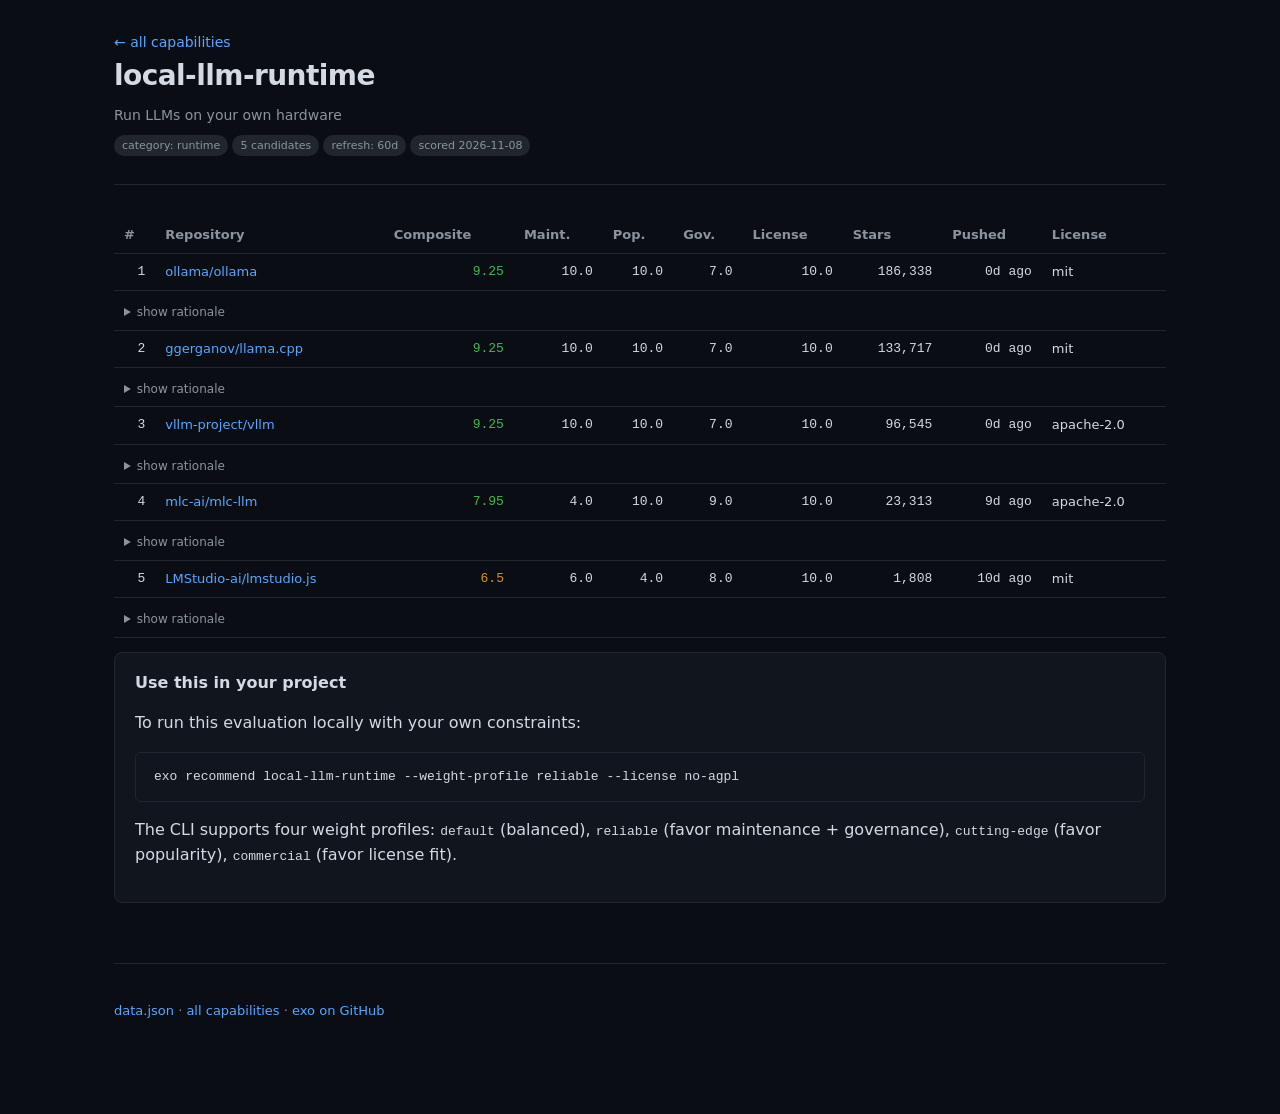
<file: docs/c/local-llm-runtime.html>
<!doctype html>
<html lang="en">
<head>
<meta charset="utf-8">
<meta name="viewport" content="width=device-width, initial-scale=1">
<title>exo · local-llm-runtime leaderboard</title>
<meta name="description" content="Best open-source Run LLMs on your own hardware. Data-driven scoring.">

<style>
  :root {
    --bg: #0a0e14; --panel: #11161e; --line: #1f2630;
    --text: #d4dae3; --muted: #8b949e; --accent: #58a6ff;
    --good: #3fb950; --warn: #d29922; --bad: #f85149;
    --chip: #21262d;
  }
  * { box-sizing: border-box; }
  body {
    margin: 0; padding: 0;
    background: var(--bg); color: var(--text);
    font-family: -apple-system, BlinkMacSystemFont, "Segoe UI", system-ui, sans-serif;
    line-height: 1.55;
  }
  .wrap { max-width: 1100px; margin: 0 auto; padding: 32px 24px 80px; }
  header { padding-bottom: 28px; border-bottom: 1px solid var(--line); margin-bottom: 32px; }
  h1 { margin: 0 0 8px; font-size: 28px; letter-spacing: -0.02em; }
  h2 { margin: 32px 0 12px; font-size: 20px; }
  h3 { margin: 24px 0 8px; font-size: 16px; }
  .sub { color: var(--muted); font-size: 14px; }
  .meta { color: var(--muted); font-size: 13px; margin-top: 8px; }
  a { color: var(--accent); text-decoration: none; }
  a:hover { text-decoration: underline; }
  .card {
    background: var(--panel); border: 1px solid var(--line); border-radius: 8px;
    padding: 18px 20px; margin: 14px 0;
  }
  .card h3 { margin-top: 0; }
  .row { display: flex; justify-content: space-between; gap: 24px; align-items: baseline; }
  .chip {
    display: inline-block; padding: 2px 8px; border-radius: 4px;
    background: var(--chip); color: var(--muted); font-size: 11px;
    font-family: "SF Mono", Menlo, monospace; margin-right: 4px;
  }
  .grade {
    font-weight: 600; font-size: 22px; min-width: 60px; text-align: right;
    font-family: "SF Mono", Menlo, monospace;
  }
  .grade-good { color: var(--good); }
  .grade-mid  { color: var(--warn); }
  .grade-low  { color: var(--bad); }
  table {
    width: 100%; border-collapse: collapse; margin: 12px 0;
    font-size: 13px;
  }
  th, td {
    padding: 8px 10px; text-align: left;
    border-bottom: 1px solid var(--line);
  }
  th { font-weight: 600; color: var(--muted); }
  td.num { font-family: "SF Mono", Menlo, monospace; text-align: right; }
  .rationale {
    font-size: 12px; color: var(--muted); font-family: "SF Mono", Menlo, monospace;
    background: var(--bg); padding: 10px 12px; border-radius: 4px;
    margin-top: 8px; white-space: pre-wrap; max-height: 200px; overflow-y: auto;
  }
  .legend { font-size: 12px; color: var(--muted); margin-top: 4px; }
  .toc { display: grid; grid-template-columns: repeat(auto-fit, minmax(260px, 1fr)); gap: 12px; }
  .toc a {
    display: block; padding: 14px 16px; border: 1px solid var(--line);
    border-radius: 6px; background: var(--panel);
    color: var(--text);
  }
  .toc a:hover { border-color: var(--accent); text-decoration: none; }
  .toc-cap-name { font-weight: 600; font-size: 14px; }
  .toc-cap-leader { color: var(--accent); font-family: "SF Mono", Menlo, monospace; font-size: 13px; margin-top: 6px; }
  .toc-cap-desc { color: var(--muted); font-size: 12px; margin-top: 4px; }
  footer { margin-top: 60px; padding-top: 24px; border-top: 1px solid var(--line); color: var(--muted); font-size: 13px; }
  .pill {
    display: inline-block; padding: 2px 8px; border-radius: 12px;
    background: var(--chip); color: var(--muted); font-size: 11px;
  }
  .install {
    background: var(--panel); border: 1px solid var(--line); border-radius: 6px;
    padding: 14px 18px; font-family: "SF Mono", Menlo, monospace; font-size: 13px;
    margin: 16px 0;
  }
</style>

</head>
<body>
<div class="wrap">
  <header>
    <div class="sub"><a href="../index.html">← all capabilities</a></div>
    <h1>local-llm-runtime</h1>
    <div class="sub">Run LLMs on your own hardware</div>
    <div class="meta">
      <span class="pill">category: runtime</span>
      <span class="pill">5 candidates</span>
      <span class="pill">refresh: 60d</span>
      <span class="pill">scored 2026-11-08</span>
    </div>
  </header>

  

  <table>
    <thead>
      <tr>
        <th>#</th><th>Repository</th><th class="num">Composite</th>
        <th class="num">Maint.</th><th class="num">Pop.</th>
        <th class="num">Gov.</th><th class="num">License</th>
        <th class="num">Stars</th><th class="num">Pushed</th>
        <th>License</th>
      </tr>
    </thead>
    <tbody>
      
        <tr>
          <td class="num">1</td>
          <td><a href="https://github.com/ollama/ollama" target="_blank" rel="noopener">ollama/ollama</a></td>
          <td class="num"><span class="grade-good">9.25</span></td>
          <td class="num">10.0</td>
          <td class="num">10.0</td>
          <td class="num">7.0</td>
          <td class="num">10.0</td>
          <td class="num">186,338</td>
          <td class="num">0d ago</td>
          <td>mit</td>
        </tr>
        <tr>
          <td colspan="10"><details><summary class="legend">show rationale</summary>
            <div class="rationale">maintenance: pushed 1d ago → +4.0
maintenance: 100 commits in 90d → +3.0
maintenance: 35 releases in 90d → +3.0
popularity: 186338 stars → 10
popularity bonus: 151.4 stars/day → +1.5
governance: 100 contributors → +5.0
governance: 4615 open issues (backlog risk) → +0
governance: 3.4 year(s) old → +2.0 stability
license_fit: mit (no constraint) → 10.0</div>
          </details></td>
        </tr>
        <tr>
          <td class="num">2</td>
          <td><a href="https://github.com/ggerganov/llama.cpp" target="_blank" rel="noopener">ggerganov/llama.cpp</a></td>
          <td class="num"><span class="grade-good">9.25</span></td>
          <td class="num">10.0</td>
          <td class="num">10.0</td>
          <td class="num">7.0</td>
          <td class="num">10.0</td>
          <td class="num">133,717</td>
          <td class="num">0d ago</td>
          <td>mit</td>
        </tr>
        <tr>
          <td colspan="10"><details><summary class="legend">show rationale</summary>
            <div class="rationale">maintenance: pushed 0d ago → +4.0
maintenance: 100 commits in 90d → +3.0
maintenance: 100 releases in 90d → +3.0
popularity: 133717 stars → 10
popularity bonus: 99.9 stars/day → +1.5
governance: 100 contributors → +5.0
governance: 2593 open issues (backlog risk) → +0
governance: 3.7 year(s) old → +2.0 stability
license_fit: mit (no constraint) → 10.0</div>
          </details></td>
        </tr>
        <tr>
          <td class="num">3</td>
          <td><a href="https://github.com/vllm-project/vllm" target="_blank" rel="noopener">vllm-project/vllm</a></td>
          <td class="num"><span class="grade-good">9.25</span></td>
          <td class="num">10.0</td>
          <td class="num">10.0</td>
          <td class="num">7.0</td>
          <td class="num">10.0</td>
          <td class="num">96,545</td>
          <td class="num">0d ago</td>
          <td>apache-2.0</td>
        </tr>
        <tr>
          <td colspan="10"><details><summary class="legend">show rationale</summary>
            <div class="rationale">maintenance: pushed 0d ago → +4.0
maintenance: 100 commits in 90d → +3.0
maintenance: 8 releases in 90d → +3.0
popularity: 96545 stars → 10
popularity bonus: 70.6 stars/day → +1.5
governance: 100 contributors → +5.0
governance: 10044 open issues (backlog risk) → +0
governance: 3.7 year(s) old → +2.0 stability
license_fit: apache-2.0 (no constraint) → 10.0</div>
          </details></td>
        </tr>
        <tr>
          <td class="num">4</td>
          <td><a href="https://github.com/mlc-ai/mlc-llm" target="_blank" rel="noopener">mlc-ai/mlc-llm</a></td>
          <td class="num"><span class="grade-good">7.95</span></td>
          <td class="num">4.0</td>
          <td class="num">10.0</td>
          <td class="num">9.0</td>
          <td class="num">10.0</td>
          <td class="num">23,313</td>
          <td class="num">9d ago</td>
          <td>apache-2.0</td>
        </tr>
        <tr>
          <td colspan="10"><details><summary class="legend">show rationale</summary>
            <div class="rationale">maintenance: pushed 9d ago → +3.0
maintenance: 18 commits in 90d → +1.0
popularity: 23313 stars → 9
popularity bonus: 18.1 stars/day → +1.0
governance: 100 contributors → +5.0
governance: 368 open issues (manageable) → +2.0
governance: 3.5 year(s) old → +2.0 stability
license_fit: apache-2.0 (no constraint) → 10.0</div>
          </details></td>
        </tr>
        <tr>
          <td class="num">5</td>
          <td><a href="https://github.com/LMStudio-ai/lmstudio.js" target="_blank" rel="noopener">LMStudio-ai/lmstudio.js</a></td>
          <td class="num"><span class="grade-mid">6.5</span></td>
          <td class="num">6.0</td>
          <td class="num">4.0</td>
          <td class="num">8.0</td>
          <td class="num">10.0</td>
          <td class="num">1,808</td>
          <td class="num">10d ago</td>
          <td>mit</td>
        </tr>
        <tr>
          <td colspan="10"><details><summary class="legend">show rationale</summary>
            <div class="rationale">maintenance: pushed 11d ago → +3.0
maintenance: 79 commits in 90d → +3.0
popularity: 1808 stars → 4
governance: 16 contributors → +3.0
governance: 101 open issues (healthy) → +3.0
governance: 3.2 year(s) old → +2.0 stability
license_fit: mit (no constraint) → 10.0</div>
          </details></td>
        </tr>
    </tbody>
  </table>

  <div class="card">
    <h3>Use this in your project</h3>
    <p>To run this evaluation locally with your own constraints:</p>
    <div class="install">exo recommend local-llm-runtime --weight-profile reliable --license no-agpl</div>
    <p>The CLI supports four weight profiles: <code>default</code> (balanced), <code>reliable</code> (favor maintenance + governance), <code>cutting-edge</code> (favor popularity), <code>commercial</code> (favor license fit).</p>
  </div>

  <footer>
    <p><a href="../data.json">data.json</a> · <a href="../index.html">all capabilities</a> · <a href="https://github.com/MGBuilds9/exo">exo on GitHub</a></p>
  </footer>
</div>
</body>
</html>
</file>
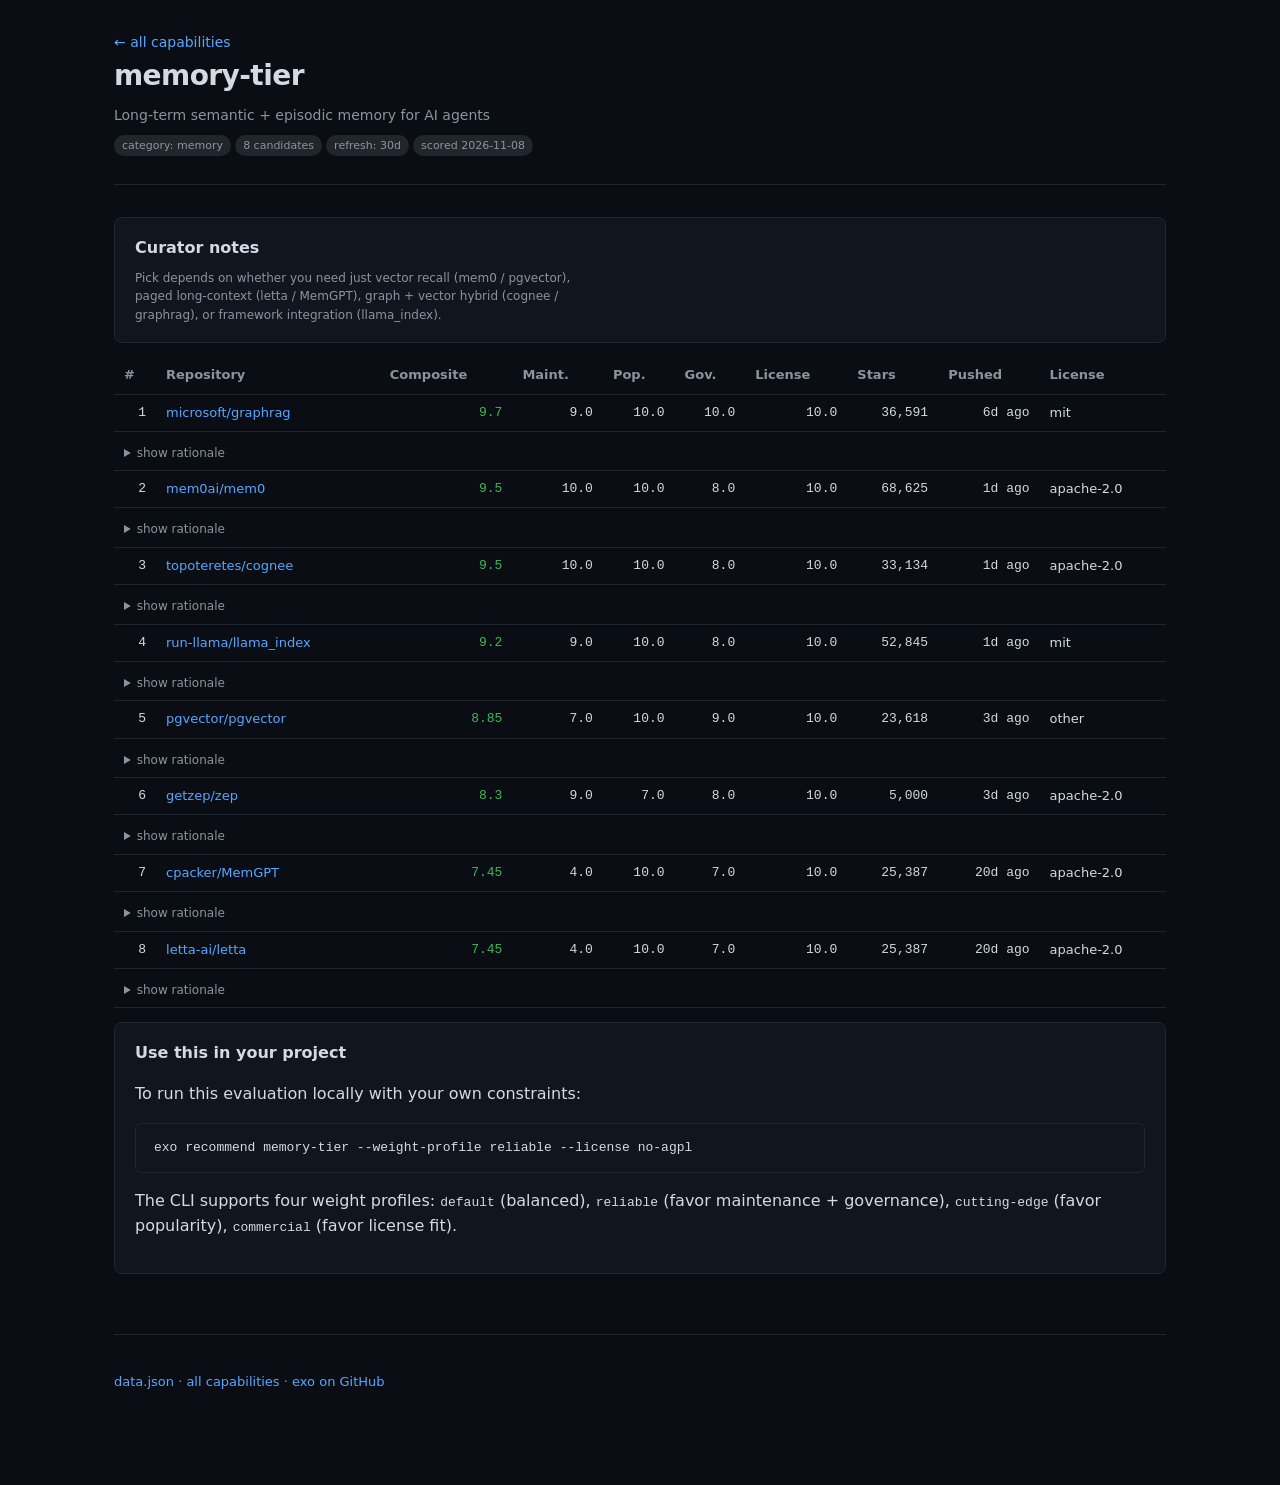
<file: docs/c/memory-tier.html>
<!doctype html>
<html lang="en">
<head>
<meta charset="utf-8">
<meta name="viewport" content="width=device-width, initial-scale=1">
<title>exo · memory-tier leaderboard</title>
<meta name="description" content="Best open-source Long-term semantic + episodic memory for AI agents. Data-driven scoring.">

<style>
  :root {
    --bg: #0a0e14; --panel: #11161e; --line: #1f2630;
    --text: #d4dae3; --muted: #8b949e; --accent: #58a6ff;
    --good: #3fb950; --warn: #d29922; --bad: #f85149;
    --chip: #21262d;
  }
  * { box-sizing: border-box; }
  body {
    margin: 0; padding: 0;
    background: var(--bg); color: var(--text);
    font-family: -apple-system, BlinkMacSystemFont, "Segoe UI", system-ui, sans-serif;
    line-height: 1.55;
  }
  .wrap { max-width: 1100px; margin: 0 auto; padding: 32px 24px 80px; }
  header { padding-bottom: 28px; border-bottom: 1px solid var(--line); margin-bottom: 32px; }
  h1 { margin: 0 0 8px; font-size: 28px; letter-spacing: -0.02em; }
  h2 { margin: 32px 0 12px; font-size: 20px; }
  h3 { margin: 24px 0 8px; font-size: 16px; }
  .sub { color: var(--muted); font-size: 14px; }
  .meta { color: var(--muted); font-size: 13px; margin-top: 8px; }
  a { color: var(--accent); text-decoration: none; }
  a:hover { text-decoration: underline; }
  .card {
    background: var(--panel); border: 1px solid var(--line); border-radius: 8px;
    padding: 18px 20px; margin: 14px 0;
  }
  .card h3 { margin-top: 0; }
  .row { display: flex; justify-content: space-between; gap: 24px; align-items: baseline; }
  .chip {
    display: inline-block; padding: 2px 8px; border-radius: 4px;
    background: var(--chip); color: var(--muted); font-size: 11px;
    font-family: "SF Mono", Menlo, monospace; margin-right: 4px;
  }
  .grade {
    font-weight: 600; font-size: 22px; min-width: 60px; text-align: right;
    font-family: "SF Mono", Menlo, monospace;
  }
  .grade-good { color: var(--good); }
  .grade-mid  { color: var(--warn); }
  .grade-low  { color: var(--bad); }
  table {
    width: 100%; border-collapse: collapse; margin: 12px 0;
    font-size: 13px;
  }
  th, td {
    padding: 8px 10px; text-align: left;
    border-bottom: 1px solid var(--line);
  }
  th { font-weight: 600; color: var(--muted); }
  td.num { font-family: "SF Mono", Menlo, monospace; text-align: right; }
  .rationale {
    font-size: 12px; color: var(--muted); font-family: "SF Mono", Menlo, monospace;
    background: var(--bg); padding: 10px 12px; border-radius: 4px;
    margin-top: 8px; white-space: pre-wrap; max-height: 200px; overflow-y: auto;
  }
  .legend { font-size: 12px; color: var(--muted); margin-top: 4px; }
  .toc { display: grid; grid-template-columns: repeat(auto-fit, minmax(260px, 1fr)); gap: 12px; }
  .toc a {
    display: block; padding: 14px 16px; border: 1px solid var(--line);
    border-radius: 6px; background: var(--panel);
    color: var(--text);
  }
  .toc a:hover { border-color: var(--accent); text-decoration: none; }
  .toc-cap-name { font-weight: 600; font-size: 14px; }
  .toc-cap-leader { color: var(--accent); font-family: "SF Mono", Menlo, monospace; font-size: 13px; margin-top: 6px; }
  .toc-cap-desc { color: var(--muted); font-size: 12px; margin-top: 4px; }
  footer { margin-top: 60px; padding-top: 24px; border-top: 1px solid var(--line); color: var(--muted); font-size: 13px; }
  .pill {
    display: inline-block; padding: 2px 8px; border-radius: 12px;
    background: var(--chip); color: var(--muted); font-size: 11px;
  }
  .install {
    background: var(--panel); border: 1px solid var(--line); border-radius: 6px;
    padding: 14px 18px; font-family: "SF Mono", Menlo, monospace; font-size: 13px;
    margin: 16px 0;
  }
</style>

</head>
<body>
<div class="wrap">
  <header>
    <div class="sub"><a href="../index.html">← all capabilities</a></div>
    <h1>memory-tier</h1>
    <div class="sub">Long-term semantic + episodic memory for AI agents</div>
    <div class="meta">
      <span class="pill">category: memory</span>
      <span class="pill">8 candidates</span>
      <span class="pill">refresh: 30d</span>
      <span class="pill">scored 2026-11-08</span>
    </div>
  </header>

  <div class='card'><h3>Curator notes</h3><div class='legend' style='white-space:pre-wrap'>Pick depends on whether you need just vector recall (mem0 / pgvector),
paged long-context (letta / MemGPT), graph + vector hybrid (cognee /
graphrag), or framework integration (llama_index).
</div></div>

  <table>
    <thead>
      <tr>
        <th>#</th><th>Repository</th><th class="num">Composite</th>
        <th class="num">Maint.</th><th class="num">Pop.</th>
        <th class="num">Gov.</th><th class="num">License</th>
        <th class="num">Stars</th><th class="num">Pushed</th>
        <th>License</th>
      </tr>
    </thead>
    <tbody>
      
        <tr>
          <td class="num">1</td>
          <td><a href="https://github.com/microsoft/graphrag" target="_blank" rel="noopener">microsoft/graphrag</a></td>
          <td class="num"><span class="grade-good">9.7</span></td>
          <td class="num">9.0</td>
          <td class="num">10.0</td>
          <td class="num">10.0</td>
          <td class="num">10.0</td>
          <td class="num">36,591</td>
          <td class="num">6d ago</td>
          <td>mit</td>
        </tr>
        <tr>
          <td colspan="10"><details><summary class="legend">show rationale</summary>
            <div class="rationale">maintenance: pushed 6d ago → +4.0
maintenance: 21 commits in 90d → +2.0
maintenance: 3 releases in 90d → +3.0
popularity: 36591 stars → 9
popularity bonus: 38.3 stars/day → +1.5
governance: 51 contributors → +5.0
governance: 61 open issues (healthy) → +3.0
governance: 2.6 year(s) old → +2.0 stability
license_fit: mit (no constraint) → 10.0</div>
          </details></td>
        </tr>
        <tr>
          <td class="num">2</td>
          <td><a href="https://github.com/mem0ai/mem0" target="_blank" rel="noopener">mem0ai/mem0</a></td>
          <td class="num"><span class="grade-good">9.5</span></td>
          <td class="num">10.0</td>
          <td class="num">10.0</td>
          <td class="num">8.0</td>
          <td class="num">10.0</td>
          <td class="num">68,625</td>
          <td class="num">1d ago</td>
          <td>apache-2.0</td>
        </tr>
        <tr>
          <td colspan="10"><details><summary class="legend">show rationale</summary>
            <div class="rationale">maintenance: pushed 2d ago → +4.0
maintenance: 100 commits in 90d → +3.0
maintenance: 37 releases in 90d → +3.0
popularity: 68625 stars → 10
popularity bonus: 55.5 stars/day → +1.5
governance: 100 contributors → +5.0
governance: 928 open issues (heavy) → +1.0
governance: 3.4 year(s) old → +2.0 stability
license_fit: apache-2.0 (no constraint) → 10.0</div>
          </details></td>
        </tr>
        <tr>
          <td class="num">3</td>
          <td><a href="https://github.com/topoteretes/cognee" target="_blank" rel="noopener">topoteretes/cognee</a></td>
          <td class="num"><span class="grade-good">9.5</span></td>
          <td class="num">10.0</td>
          <td class="num">10.0</td>
          <td class="num">8.0</td>
          <td class="num">10.0</td>
          <td class="num">33,134</td>
          <td class="num">1d ago</td>
          <td>apache-2.0</td>
        </tr>
        <tr>
          <td colspan="10"><details><summary class="legend">show rationale</summary>
            <div class="rationale">maintenance: pushed 1d ago → +4.0
maintenance: 100 commits in 90d → +3.0
maintenance: 23 releases in 90d → +3.0
popularity: 33134 stars → 9
popularity bonus: 28.1 stars/day → +1.5
governance: 100 contributors → +5.0
governance: 1109 open issues (heavy) → +1.0
governance: 3.2 year(s) old → +2.0 stability
license_fit: apache-2.0 (no constraint) → 10.0</div>
          </details></td>
        </tr>
        <tr>
          <td class="num">4</td>
          <td><a href="https://github.com/run-llama/llama_index" target="_blank" rel="noopener">run-llama/llama_index</a></td>
          <td class="num"><span class="grade-good">9.2</span></td>
          <td class="num">9.0</td>
          <td class="num">10.0</td>
          <td class="num">8.0</td>
          <td class="num">10.0</td>
          <td class="num">52,845</td>
          <td class="num">1d ago</td>
          <td>mit</td>
        </tr>
        <tr>
          <td colspan="10"><details><summary class="legend">show rationale</summary>
            <div class="rationale">maintenance: pushed 2d ago → +4.0
maintenance: 77 commits in 90d → +3.0
maintenance: 2 releases in 90d → +2.0
popularity: 52845 stars → 10
popularity bonus: 36.0 stars/day → +1.5
governance: 100 contributors → +5.0
governance: 1324 open issues (heavy) → +1.0
governance: 4.0 year(s) old → +2.0 stability
license_fit: mit (no constraint) → 10.0</div>
          </details></td>
        </tr>
        <tr>
          <td class="num">5</td>
          <td><a href="https://github.com/pgvector/pgvector" target="_blank" rel="noopener">pgvector/pgvector</a></td>
          <td class="num"><span class="grade-good">8.85</span></td>
          <td class="num">7.0</td>
          <td class="num">10.0</td>
          <td class="num">9.0</td>
          <td class="num">10.0</td>
          <td class="num">23,618</td>
          <td class="num">3d ago</td>
          <td>other</td>
        </tr>
        <tr>
          <td colspan="10"><details><summary class="legend">show rationale</summary>
            <div class="rationale">maintenance: pushed 3d ago → +4.0
maintenance: 94 commits in 90d → +3.0
popularity: 23618 stars → 9
popularity bonus: 11.6 stars/day → +1.0
governance: 23 contributors → +4.0
governance: 17 open issues (healthy) → +3.0
governance: 5.6 year(s) old → +2.0 stability
license_fit: other (no constraint) → 10.0</div>
          </details></td>
        </tr>
        <tr>
          <td class="num">6</td>
          <td><a href="https://github.com/getzep/zep" target="_blank" rel="noopener">getzep/zep</a></td>
          <td class="num"><span class="grade-good">8.3</span></td>
          <td class="num">9.0</td>
          <td class="num">7.0</td>
          <td class="num">8.0</td>
          <td class="num">10.0</td>
          <td class="num">5,000</td>
          <td class="num">3d ago</td>
          <td>apache-2.0</td>
        </tr>
        <tr>
          <td colspan="10"><details><summary class="legend">show rationale</summary>
            <div class="rationale">maintenance: pushed 4d ago → +4.0
maintenance: 32 commits in 90d → +2.0
maintenance: 5 releases in 90d → +3.0
popularity: 5000 stars → 7
governance: 18 contributors → +3.0
governance: 10 open issues (healthy) → +3.0
governance: 3.5 year(s) old → +2.0 stability
license_fit: apache-2.0 (no constraint) → 10.0</div>
          </details></td>
        </tr>
        <tr>
          <td class="num">7</td>
          <td><a href="https://github.com/cpacker/MemGPT" target="_blank" rel="noopener">cpacker/MemGPT</a></td>
          <td class="num"><span class="grade-good">7.45</span></td>
          <td class="num">4.0</td>
          <td class="num">10.0</td>
          <td class="num">7.0</td>
          <td class="num">10.0</td>
          <td class="num">25,387</td>
          <td class="num">20d ago</td>
          <td>apache-2.0</td>
        </tr>
        <tr>
          <td colspan="10"><details><summary class="legend">show rationale</summary>
            <div class="rationale">maintenance: pushed 21d ago → +3.0
maintenance: 7 commits in 90d → +1.0
popularity: 25387 stars → 9
popularity bonus: 22.6 stars/day → +1.5
governance: 100 contributors → +5.0
governance: 3.1 year(s) old → +2.0 stability
license_fit: apache-2.0 (no constraint) → 10.0</div>
          </details></td>
        </tr>
        <tr>
          <td class="num">8</td>
          <td><a href="https://github.com/letta-ai/letta" target="_blank" rel="noopener">letta-ai/letta</a></td>
          <td class="num"><span class="grade-good">7.45</span></td>
          <td class="num">4.0</td>
          <td class="num">10.0</td>
          <td class="num">7.0</td>
          <td class="num">10.0</td>
          <td class="num">25,387</td>
          <td class="num">20d ago</td>
          <td>apache-2.0</td>
        </tr>
        <tr>
          <td colspan="10"><details><summary class="legend">show rationale</summary>
            <div class="rationale">maintenance: pushed 21d ago → +3.0
maintenance: 7 commits in 90d → +1.0
popularity: 25387 stars → 9
popularity bonus: 22.6 stars/day → +1.5
governance: 100 contributors → +5.0
governance: 3.1 year(s) old → +2.0 stability
license_fit: apache-2.0 (no constraint) → 10.0</div>
          </details></td>
        </tr>
    </tbody>
  </table>

  <div class="card">
    <h3>Use this in your project</h3>
    <p>To run this evaluation locally with your own constraints:</p>
    <div class="install">exo recommend memory-tier --weight-profile reliable --license no-agpl</div>
    <p>The CLI supports four weight profiles: <code>default</code> (balanced), <code>reliable</code> (favor maintenance + governance), <code>cutting-edge</code> (favor popularity), <code>commercial</code> (favor license fit).</p>
  </div>

  <footer>
    <p><a href="../data.json">data.json</a> · <a href="../index.html">all capabilities</a> · <a href="https://github.com/MGBuilds9/exo">exo on GitHub</a></p>
  </footer>
</div>
</body>
</html>
</file>
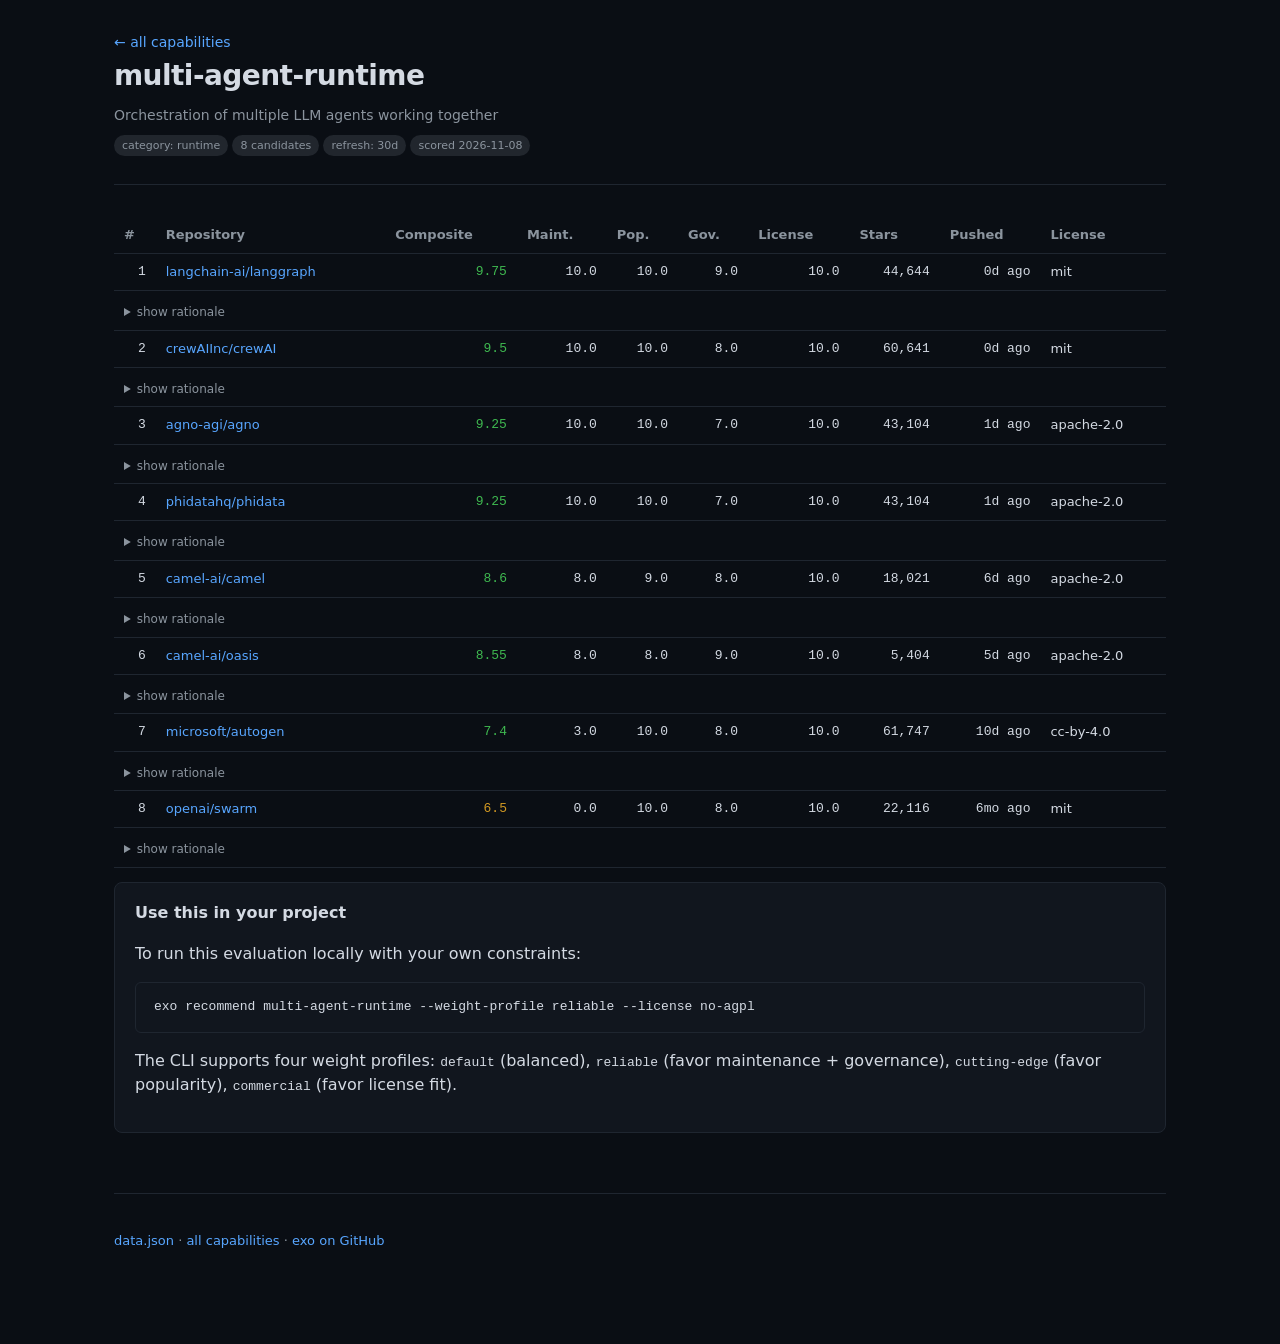
<file: docs/c/multi-agent-runtime.html>
<!doctype html>
<html lang="en">
<head>
<meta charset="utf-8">
<meta name="viewport" content="width=device-width, initial-scale=1">
<title>exo · multi-agent-runtime leaderboard</title>
<meta name="description" content="Best open-source Orchestration of multiple LLM agents working together. Data-driven scoring.">

<style>
  :root {
    --bg: #0a0e14; --panel: #11161e; --line: #1f2630;
    --text: #d4dae3; --muted: #8b949e; --accent: #58a6ff;
    --good: #3fb950; --warn: #d29922; --bad: #f85149;
    --chip: #21262d;
  }
  * { box-sizing: border-box; }
  body {
    margin: 0; padding: 0;
    background: var(--bg); color: var(--text);
    font-family: -apple-system, BlinkMacSystemFont, "Segoe UI", system-ui, sans-serif;
    line-height: 1.55;
  }
  .wrap { max-width: 1100px; margin: 0 auto; padding: 32px 24px 80px; }
  header { padding-bottom: 28px; border-bottom: 1px solid var(--line); margin-bottom: 32px; }
  h1 { margin: 0 0 8px; font-size: 28px; letter-spacing: -0.02em; }
  h2 { margin: 32px 0 12px; font-size: 20px; }
  h3 { margin: 24px 0 8px; font-size: 16px; }
  .sub { color: var(--muted); font-size: 14px; }
  .meta { color: var(--muted); font-size: 13px; margin-top: 8px; }
  a { color: var(--accent); text-decoration: none; }
  a:hover { text-decoration: underline; }
  .card {
    background: var(--panel); border: 1px solid var(--line); border-radius: 8px;
    padding: 18px 20px; margin: 14px 0;
  }
  .card h3 { margin-top: 0; }
  .row { display: flex; justify-content: space-between; gap: 24px; align-items: baseline; }
  .chip {
    display: inline-block; padding: 2px 8px; border-radius: 4px;
    background: var(--chip); color: var(--muted); font-size: 11px;
    font-family: "SF Mono", Menlo, monospace; margin-right: 4px;
  }
  .grade {
    font-weight: 600; font-size: 22px; min-width: 60px; text-align: right;
    font-family: "SF Mono", Menlo, monospace;
  }
  .grade-good { color: var(--good); }
  .grade-mid  { color: var(--warn); }
  .grade-low  { color: var(--bad); }
  table {
    width: 100%; border-collapse: collapse; margin: 12px 0;
    font-size: 13px;
  }
  th, td {
    padding: 8px 10px; text-align: left;
    border-bottom: 1px solid var(--line);
  }
  th { font-weight: 600; color: var(--muted); }
  td.num { font-family: "SF Mono", Menlo, monospace; text-align: right; }
  .rationale {
    font-size: 12px; color: var(--muted); font-family: "SF Mono", Menlo, monospace;
    background: var(--bg); padding: 10px 12px; border-radius: 4px;
    margin-top: 8px; white-space: pre-wrap; max-height: 200px; overflow-y: auto;
  }
  .legend { font-size: 12px; color: var(--muted); margin-top: 4px; }
  .toc { display: grid; grid-template-columns: repeat(auto-fit, minmax(260px, 1fr)); gap: 12px; }
  .toc a {
    display: block; padding: 14px 16px; border: 1px solid var(--line);
    border-radius: 6px; background: var(--panel);
    color: var(--text);
  }
  .toc a:hover { border-color: var(--accent); text-decoration: none; }
  .toc-cap-name { font-weight: 600; font-size: 14px; }
  .toc-cap-leader { color: var(--accent); font-family: "SF Mono", Menlo, monospace; font-size: 13px; margin-top: 6px; }
  .toc-cap-desc { color: var(--muted); font-size: 12px; margin-top: 4px; }
  footer { margin-top: 60px; padding-top: 24px; border-top: 1px solid var(--line); color: var(--muted); font-size: 13px; }
  .pill {
    display: inline-block; padding: 2px 8px; border-radius: 12px;
    background: var(--chip); color: var(--muted); font-size: 11px;
  }
  .install {
    background: var(--panel); border: 1px solid var(--line); border-radius: 6px;
    padding: 14px 18px; font-family: "SF Mono", Menlo, monospace; font-size: 13px;
    margin: 16px 0;
  }
</style>

</head>
<body>
<div class="wrap">
  <header>
    <div class="sub"><a href="../index.html">← all capabilities</a></div>
    <h1>multi-agent-runtime</h1>
    <div class="sub">Orchestration of multiple LLM agents working together</div>
    <div class="meta">
      <span class="pill">category: runtime</span>
      <span class="pill">8 candidates</span>
      <span class="pill">refresh: 30d</span>
      <span class="pill">scored 2026-11-08</span>
    </div>
  </header>

  

  <table>
    <thead>
      <tr>
        <th>#</th><th>Repository</th><th class="num">Composite</th>
        <th class="num">Maint.</th><th class="num">Pop.</th>
        <th class="num">Gov.</th><th class="num">License</th>
        <th class="num">Stars</th><th class="num">Pushed</th>
        <th>License</th>
      </tr>
    </thead>
    <tbody>
      
        <tr>
          <td class="num">1</td>
          <td><a href="https://github.com/langchain-ai/langgraph" target="_blank" rel="noopener">langchain-ai/langgraph</a></td>
          <td class="num"><span class="grade-good">9.75</span></td>
          <td class="num">10.0</td>
          <td class="num">10.0</td>
          <td class="num">9.0</td>
          <td class="num">10.0</td>
          <td class="num">44,644</td>
          <td class="num">0d ago</td>
          <td>mit</td>
        </tr>
        <tr>
          <td colspan="10"><details><summary class="legend">show rationale</summary>
            <div class="rationale">maintenance: pushed 1d ago → +4.0
maintenance: 100 commits in 90d → +3.0
maintenance: 41 releases in 90d → +3.0
popularity: 44644 stars → 9
popularity bonus: 37.6 stars/day → +1.5
governance: 100 contributors → +5.0
governance: 475 open issues (manageable) → +2.0
governance: 3.3 year(s) old → +2.0 stability
license_fit: mit (no constraint) → 10.0</div>
          </details></td>
        </tr>
        <tr>
          <td class="num">2</td>
          <td><a href="https://github.com/crewAIInc/crewAI" target="_blank" rel="noopener">crewAIInc/crewAI</a></td>
          <td class="num"><span class="grade-good">9.5</span></td>
          <td class="num">10.0</td>
          <td class="num">10.0</td>
          <td class="num">8.0</td>
          <td class="num">10.0</td>
          <td class="num">60,641</td>
          <td class="num">0d ago</td>
          <td>mit</td>
        </tr>
        <tr>
          <td colspan="10"><details><summary class="legend">show rationale</summary>
            <div class="rationale">maintenance: pushed 0d ago → +4.0
maintenance: 100 commits in 90d → +3.0
maintenance: 23 releases in 90d → +3.0
popularity: 60641 stars → 10
popularity bonus: 54.7 stars/day → +1.5
governance: 100 contributors → +5.0
governance: 1204 open issues (heavy) → +1.0
governance: 3.0 year(s) old → +2.0 stability
license_fit: mit (no constraint) → 10.0</div>
          </details></td>
        </tr>
        <tr>
          <td class="num">3</td>
          <td><a href="https://github.com/agno-agi/agno" target="_blank" rel="noopener">agno-agi/agno</a></td>
          <td class="num"><span class="grade-good">9.25</span></td>
          <td class="num">10.0</td>
          <td class="num">10.0</td>
          <td class="num">7.0</td>
          <td class="num">10.0</td>
          <td class="num">43,104</td>
          <td class="num">1d ago</td>
          <td>apache-2.0</td>
        </tr>
        <tr>
          <td colspan="10"><details><summary class="legend">show rationale</summary>
            <div class="rationale">maintenance: pushed 2d ago → +4.0
maintenance: 100 commits in 90d → +3.0
maintenance: 30 releases in 90d → +3.0
popularity: 43104 stars → 9
popularity bonus: 26.1 stars/day → +1.5
governance: 100 contributors → +5.0
governance: 1983 open issues (backlog risk) → +0
governance: 4.5 year(s) old → +2.0 stability
license_fit: apache-2.0 (no constraint) → 10.0</div>
          </details></td>
        </tr>
        <tr>
          <td class="num">4</td>
          <td><a href="https://github.com/phidatahq/phidata" target="_blank" rel="noopener">phidatahq/phidata</a></td>
          <td class="num"><span class="grade-good">9.25</span></td>
          <td class="num">10.0</td>
          <td class="num">10.0</td>
          <td class="num">7.0</td>
          <td class="num">10.0</td>
          <td class="num">43,104</td>
          <td class="num">1d ago</td>
          <td>apache-2.0</td>
        </tr>
        <tr>
          <td colspan="10"><details><summary class="legend">show rationale</summary>
            <div class="rationale">maintenance: pushed 2d ago → +4.0
maintenance: 100 commits in 90d → +3.0
maintenance: 30 releases in 90d → +3.0
popularity: 43104 stars → 9
popularity bonus: 26.1 stars/day → +1.5
governance: 100 contributors → +5.0
governance: 1983 open issues (backlog risk) → +0
governance: 4.5 year(s) old → +2.0 stability
license_fit: apache-2.0 (no constraint) → 10.0</div>
          </details></td>
        </tr>
        <tr>
          <td class="num">5</td>
          <td><a href="https://github.com/camel-ai/camel" target="_blank" rel="noopener">camel-ai/camel</a></td>
          <td class="num"><span class="grade-good">8.6</span></td>
          <td class="num">8.0</td>
          <td class="num">9.0</td>
          <td class="num">8.0</td>
          <td class="num">10.0</td>
          <td class="num">18,021</td>
          <td class="num">6d ago</td>
          <td>apache-2.0</td>
        </tr>
        <tr>
          <td colspan="10"><details><summary class="legend">show rationale</summary>
            <div class="rationale">maintenance: pushed 6d ago → +4.0
maintenance: 31 commits in 90d → +2.0
maintenance: 2 releases in 90d → +2.0
popularity: 18021 stars → 8
popularity bonus: 13.5 stars/day → +1.0
governance: 100 contributors → +5.0
governance: 608 open issues (heavy) → +1.0
governance: 3.6 year(s) old → +2.0 stability
license_fit: apache-2.0 (no constraint) → 10.0</div>
          </details></td>
        </tr>
        <tr>
          <td class="num">6</td>
          <td><a href="https://github.com/camel-ai/oasis" target="_blank" rel="noopener">camel-ai/oasis</a></td>
          <td class="num"><span class="grade-good">8.55</span></td>
          <td class="num">8.0</td>
          <td class="num">8.0</td>
          <td class="num">9.0</td>
          <td class="num">10.0</td>
          <td class="num">5,404</td>
          <td class="num">5d ago</td>
          <td>apache-2.0</td>
        </tr>
        <tr>
          <td colspan="10"><details><summary class="legend">show rationale</summary>
            <div class="rationale">maintenance: pushed 6d ago → +4.0
maintenance: 35 commits in 90d → +2.0
maintenance: 1 releases in 90d → +2.0
popularity: 5404 stars → 7
popularity bonus: 7.5 stars/day → +1.0
governance: 30 contributors → +4.0
governance: 58 open issues (healthy) → +3.0
governance: 2.0 year(s) old → +2.0 stability
license_fit: apache-2.0 (no constraint) → 10.0</div>
          </details></td>
        </tr>
        <tr>
          <td class="num">7</td>
          <td><a href="https://github.com/microsoft/autogen" target="_blank" rel="noopener">microsoft/autogen</a></td>
          <td class="num"><span class="grade-good">7.4</span></td>
          <td class="num">3.0</td>
          <td class="num">10.0</td>
          <td class="num">8.0</td>
          <td class="num">10.0</td>
          <td class="num">61,747</td>
          <td class="num">10d ago</td>
          <td>cc-by-4.0</td>
        </tr>
        <tr>
          <td colspan="10"><details><summary class="legend">show rationale</summary>
            <div class="rationale">maintenance: pushed 11d ago → +3.0
popularity: 61747 stars → 10
popularity bonus: 52.4 stars/day → +1.5
governance: 100 contributors → +5.0
governance: 1171 open issues (heavy) → +1.0
governance: 3.2 year(s) old → +2.0 stability
license_fit: cc-by-4.0 (no constraint) → 10.0</div>
          </details></td>
        </tr>
        <tr>
          <td class="num">8</td>
          <td><a href="https://github.com/openai/swarm" target="_blank" rel="noopener">openai/swarm</a></td>
          <td class="num"><span class="grade-mid">6.5</span></td>
          <td class="num">0.0</td>
          <td class="num">10.0</td>
          <td class="num">8.0</td>
          <td class="num">10.0</td>
          <td class="num">22,116</td>
          <td class="num">6mo ago</td>
          <td>mit</td>
        </tr>
        <tr>
          <td colspan="10"><details><summary class="legend">show rationale</summary>
            <div class="rationale">maintenance: stale (207d) → +0.0
popularity: 22116 stars → 9
popularity bonus: 22.3 stars/day → +1.5
governance: 14 contributors → +3.0
governance: 40 open issues (healthy) → +3.0
governance: 2.7 year(s) old → +2.0 stability
license_fit: mit (no constraint) → 10.0</div>
          </details></td>
        </tr>
    </tbody>
  </table>

  <div class="card">
    <h3>Use this in your project</h3>
    <p>To run this evaluation locally with your own constraints:</p>
    <div class="install">exo recommend multi-agent-runtime --weight-profile reliable --license no-agpl</div>
    <p>The CLI supports four weight profiles: <code>default</code> (balanced), <code>reliable</code> (favor maintenance + governance), <code>cutting-edge</code> (favor popularity), <code>commercial</code> (favor license fit).</p>
  </div>

  <footer>
    <p><a href="../data.json">data.json</a> · <a href="../index.html">all capabilities</a> · <a href="https://github.com/MGBuilds9/exo">exo on GitHub</a></p>
  </footer>
</div>
</body>
</html>
</file>
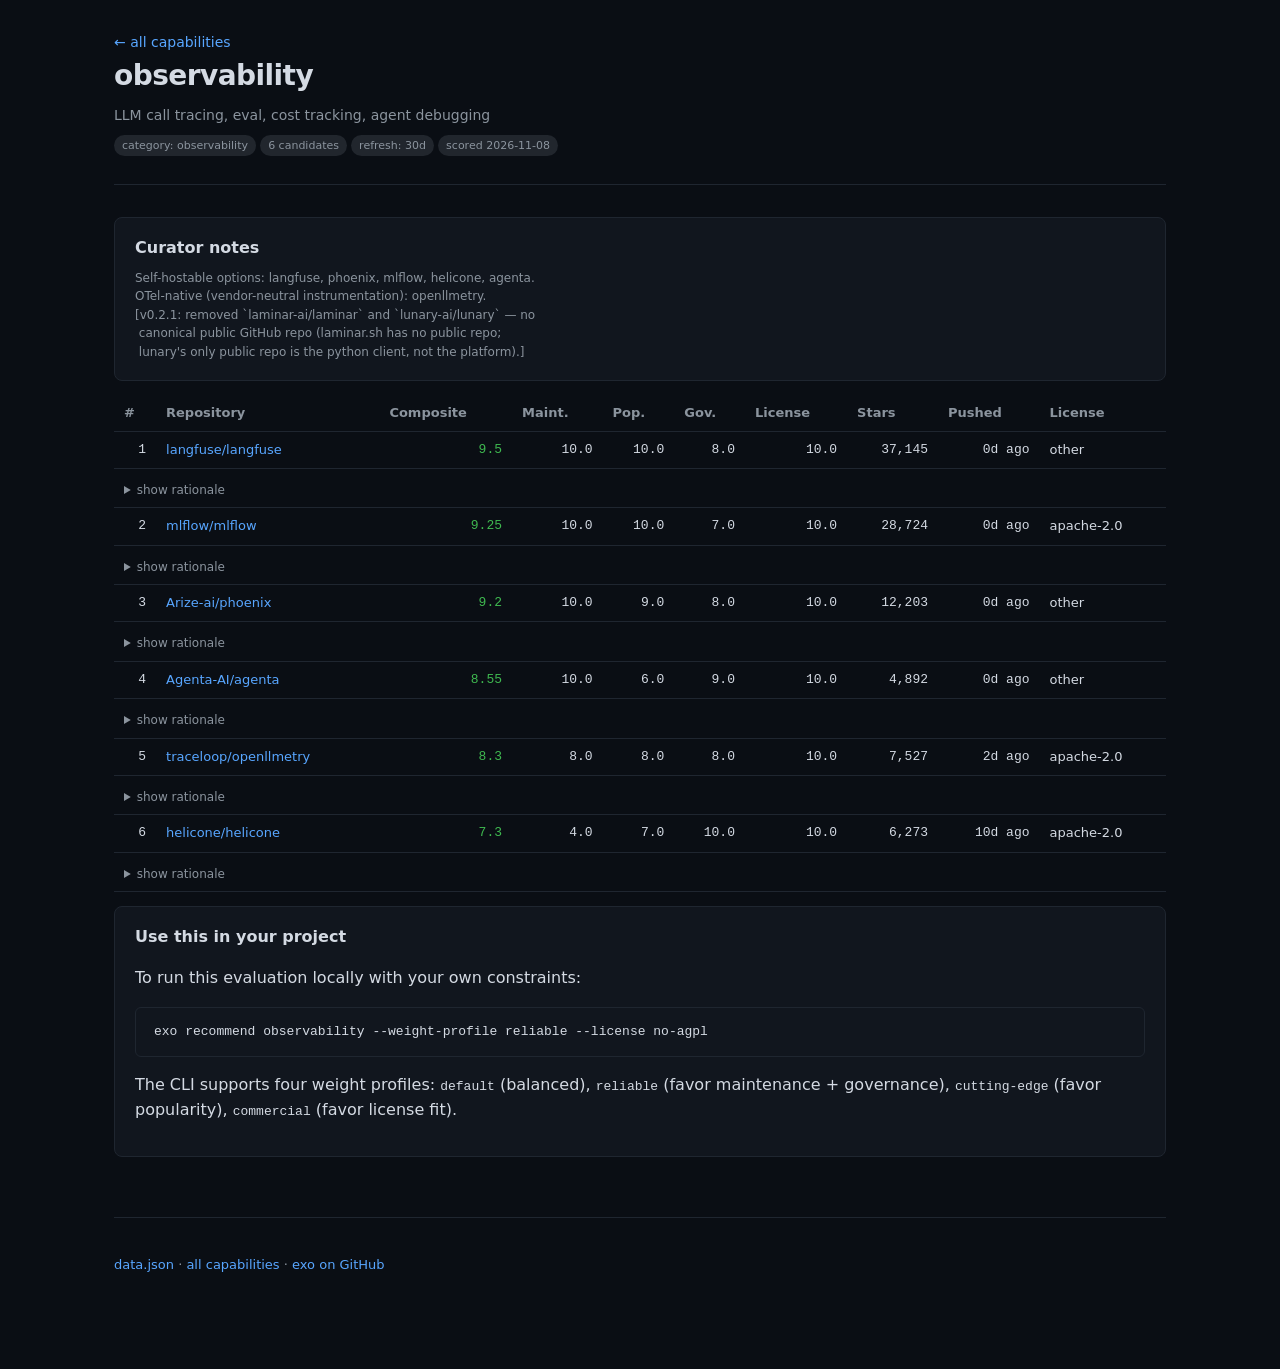
<file: docs/c/observability.html>
<!doctype html>
<html lang="en">
<head>
<meta charset="utf-8">
<meta name="viewport" content="width=device-width, initial-scale=1">
<title>exo · observability leaderboard</title>
<meta name="description" content="Best open-source LLM call tracing, eval, cost tracking, agent debugging. Data-driven scoring.">

<style>
  :root {
    --bg: #0a0e14; --panel: #11161e; --line: #1f2630;
    --text: #d4dae3; --muted: #8b949e; --accent: #58a6ff;
    --good: #3fb950; --warn: #d29922; --bad: #f85149;
    --chip: #21262d;
  }
  * { box-sizing: border-box; }
  body {
    margin: 0; padding: 0;
    background: var(--bg); color: var(--text);
    font-family: -apple-system, BlinkMacSystemFont, "Segoe UI", system-ui, sans-serif;
    line-height: 1.55;
  }
  .wrap { max-width: 1100px; margin: 0 auto; padding: 32px 24px 80px; }
  header { padding-bottom: 28px; border-bottom: 1px solid var(--line); margin-bottom: 32px; }
  h1 { margin: 0 0 8px; font-size: 28px; letter-spacing: -0.02em; }
  h2 { margin: 32px 0 12px; font-size: 20px; }
  h3 { margin: 24px 0 8px; font-size: 16px; }
  .sub { color: var(--muted); font-size: 14px; }
  .meta { color: var(--muted); font-size: 13px; margin-top: 8px; }
  a { color: var(--accent); text-decoration: none; }
  a:hover { text-decoration: underline; }
  .card {
    background: var(--panel); border: 1px solid var(--line); border-radius: 8px;
    padding: 18px 20px; margin: 14px 0;
  }
  .card h3 { margin-top: 0; }
  .row { display: flex; justify-content: space-between; gap: 24px; align-items: baseline; }
  .chip {
    display: inline-block; padding: 2px 8px; border-radius: 4px;
    background: var(--chip); color: var(--muted); font-size: 11px;
    font-family: "SF Mono", Menlo, monospace; margin-right: 4px;
  }
  .grade {
    font-weight: 600; font-size: 22px; min-width: 60px; text-align: right;
    font-family: "SF Mono", Menlo, monospace;
  }
  .grade-good { color: var(--good); }
  .grade-mid  { color: var(--warn); }
  .grade-low  { color: var(--bad); }
  table {
    width: 100%; border-collapse: collapse; margin: 12px 0;
    font-size: 13px;
  }
  th, td {
    padding: 8px 10px; text-align: left;
    border-bottom: 1px solid var(--line);
  }
  th { font-weight: 600; color: var(--muted); }
  td.num { font-family: "SF Mono", Menlo, monospace; text-align: right; }
  .rationale {
    font-size: 12px; color: var(--muted); font-family: "SF Mono", Menlo, monospace;
    background: var(--bg); padding: 10px 12px; border-radius: 4px;
    margin-top: 8px; white-space: pre-wrap; max-height: 200px; overflow-y: auto;
  }
  .legend { font-size: 12px; color: var(--muted); margin-top: 4px; }
  .toc { display: grid; grid-template-columns: repeat(auto-fit, minmax(260px, 1fr)); gap: 12px; }
  .toc a {
    display: block; padding: 14px 16px; border: 1px solid var(--line);
    border-radius: 6px; background: var(--panel);
    color: var(--text);
  }
  .toc a:hover { border-color: var(--accent); text-decoration: none; }
  .toc-cap-name { font-weight: 600; font-size: 14px; }
  .toc-cap-leader { color: var(--accent); font-family: "SF Mono", Menlo, monospace; font-size: 13px; margin-top: 6px; }
  .toc-cap-desc { color: var(--muted); font-size: 12px; margin-top: 4px; }
  footer { margin-top: 60px; padding-top: 24px; border-top: 1px solid var(--line); color: var(--muted); font-size: 13px; }
  .pill {
    display: inline-block; padding: 2px 8px; border-radius: 12px;
    background: var(--chip); color: var(--muted); font-size: 11px;
  }
  .install {
    background: var(--panel); border: 1px solid var(--line); border-radius: 6px;
    padding: 14px 18px; font-family: "SF Mono", Menlo, monospace; font-size: 13px;
    margin: 16px 0;
  }
</style>

</head>
<body>
<div class="wrap">
  <header>
    <div class="sub"><a href="../index.html">← all capabilities</a></div>
    <h1>observability</h1>
    <div class="sub">LLM call tracing, eval, cost tracking, agent debugging</div>
    <div class="meta">
      <span class="pill">category: observability</span>
      <span class="pill">6 candidates</span>
      <span class="pill">refresh: 30d</span>
      <span class="pill">scored 2026-11-08</span>
    </div>
  </header>

  <div class='card'><h3>Curator notes</h3><div class='legend' style='white-space:pre-wrap'>Self-hostable options: langfuse, phoenix, mlflow, helicone, agenta.
OTel-native (vendor-neutral instrumentation): openllmetry.
[v0.2.1: removed `laminar-ai/laminar` and `lunary-ai/lunary` — no
 canonical public GitHub repo (laminar.sh has no public repo;
 lunary&#x27;s only public repo is the python client, not the platform).]
</div></div>

  <table>
    <thead>
      <tr>
        <th>#</th><th>Repository</th><th class="num">Composite</th>
        <th class="num">Maint.</th><th class="num">Pop.</th>
        <th class="num">Gov.</th><th class="num">License</th>
        <th class="num">Stars</th><th class="num">Pushed</th>
        <th>License</th>
      </tr>
    </thead>
    <tbody>
      
        <tr>
          <td class="num">1</td>
          <td><a href="https://github.com/langfuse/langfuse" target="_blank" rel="noopener">langfuse/langfuse</a></td>
          <td class="num"><span class="grade-good">9.5</span></td>
          <td class="num">10.0</td>
          <td class="num">10.0</td>
          <td class="num">8.0</td>
          <td class="num">10.0</td>
          <td class="num">37,145</td>
          <td class="num">0d ago</td>
          <td>other</td>
        </tr>
        <tr>
          <td colspan="10"><details><summary class="legend">show rationale</summary>
            <div class="rationale">maintenance: pushed 0d ago → +4.0
maintenance: 100 commits in 90d → +3.0
maintenance: 92 releases in 90d → +3.0
popularity: 37145 stars → 9
popularity bonus: 29.3 stars/day → +1.5
governance: 100 contributors → +5.0
governance: 1143 open issues (heavy) → +1.0
governance: 3.5 year(s) old → +2.0 stability
license_fit: other (no constraint) → 10.0</div>
          </details></td>
        </tr>
        <tr>
          <td class="num">2</td>
          <td><a href="https://github.com/mlflow/mlflow" target="_blank" rel="noopener">mlflow/mlflow</a></td>
          <td class="num"><span class="grade-good">9.25</span></td>
          <td class="num">10.0</td>
          <td class="num">10.0</td>
          <td class="num">7.0</td>
          <td class="num">10.0</td>
          <td class="num">28,724</td>
          <td class="num">0d ago</td>
          <td>apache-2.0</td>
        </tr>
        <tr>
          <td colspan="10"><details><summary class="legend">show rationale</summary>
            <div class="rationale">maintenance: pushed 0d ago → +4.0
maintenance: 100 commits in 90d → +3.0
maintenance: 8 releases in 90d → +3.0
popularity: 28724 stars → 9
popularity bonus: 9.3 stars/day → +1.0
governance: 100 contributors → +5.0
governance: 2196 open issues (backlog risk) → +0
governance: 8.4 year(s) old → +2.0 stability
license_fit: apache-2.0 (no constraint) → 10.0</div>
          </details></td>
        </tr>
        <tr>
          <td class="num">3</td>
          <td><a href="https://github.com/Arize-ai/phoenix" target="_blank" rel="noopener">Arize-ai/phoenix</a></td>
          <td class="num"><span class="grade-good">9.2</span></td>
          <td class="num">10.0</td>
          <td class="num">9.0</td>
          <td class="num">8.0</td>
          <td class="num">10.0</td>
          <td class="num">12,203</td>
          <td class="num">0d ago</td>
          <td>other</td>
        </tr>
        <tr>
          <td colspan="10"><details><summary class="legend">show rationale</summary>
            <div class="rationale">maintenance: pushed 0d ago → +4.0
maintenance: 100 commits in 90d → +3.0
maintenance: 100 releases in 90d → +3.0
popularity: 12203 stars → 8
popularity bonus: 8.4 stars/day → +1.0
governance: 100 contributors → +5.0
governance: 1205 open issues (heavy) → +1.0
governance: 4.0 year(s) old → +2.0 stability
license_fit: other (no constraint) → 10.0</div>
          </details></td>
        </tr>
        <tr>
          <td class="num">4</td>
          <td><a href="https://github.com/Agenta-AI/agenta" target="_blank" rel="noopener">Agenta-AI/agenta</a></td>
          <td class="num"><span class="grade-good">8.55</span></td>
          <td class="num">10.0</td>
          <td class="num">6.0</td>
          <td class="num">9.0</td>
          <td class="num">10.0</td>
          <td class="num">4,892</td>
          <td class="num">0d ago</td>
          <td>other</td>
        </tr>
        <tr>
          <td colspan="10"><details><summary class="legend">show rationale</summary>
            <div class="rationale">maintenance: pushed 0d ago → +4.0
maintenance: 100 commits in 90d → +3.0
maintenance: 76 releases in 90d → +3.0
popularity: 4892 stars → 6
governance: 100 contributors → +5.0
governance: 281 open issues (manageable) → +2.0
governance: 3.5 year(s) old → +2.0 stability
license_fit: other (no constraint) → 10.0</div>
          </details></td>
        </tr>
        <tr>
          <td class="num">5</td>
          <td><a href="https://github.com/traceloop/openllmetry" target="_blank" rel="noopener">traceloop/openllmetry</a></td>
          <td class="num"><span class="grade-good">8.3</span></td>
          <td class="num">8.0</td>
          <td class="num">8.0</td>
          <td class="num">8.0</td>
          <td class="num">10.0</td>
          <td class="num">7,527</td>
          <td class="num">2d ago</td>
          <td>apache-2.0</td>
        </tr>
        <tr>
          <td colspan="10"><details><summary class="legend">show rationale</summary>
            <div class="rationale">maintenance: pushed 3d ago → +4.0
maintenance: 22 commits in 90d → +2.0
maintenance: 2 releases in 90d → +2.0
popularity: 7527 stars → 7
popularity bonus: 6.5 stars/day → +1.0
governance: 100 contributors → +5.0
governance: 839 open issues (heavy) → +1.0
governance: 3.2 year(s) old → +2.0 stability
license_fit: apache-2.0 (no constraint) → 10.0</div>
          </details></td>
        </tr>
        <tr>
          <td class="num">6</td>
          <td><a href="https://github.com/helicone/helicone" target="_blank" rel="noopener">helicone/helicone</a></td>
          <td class="num"><span class="grade-good">7.3</span></td>
          <td class="num">4.0</td>
          <td class="num">7.0</td>
          <td class="num">10.0</td>
          <td class="num">10.0</td>
          <td class="num">6,273</td>
          <td class="num">10d ago</td>
          <td>apache-2.0</td>
        </tr>
        <tr>
          <td colspan="10"><details><summary class="legend">show rationale</summary>
            <div class="rationale">maintenance: pushed 11d ago → +3.0
maintenance: 14 commits in 90d → +1.0
popularity: 6273 stars → 7
governance: 98 contributors → +5.0
governance: 193 open issues (healthy) → +3.0
governance: 3.8 year(s) old → +2.0 stability
license_fit: apache-2.0 (no constraint) → 10.0</div>
          </details></td>
        </tr>
    </tbody>
  </table>

  <div class="card">
    <h3>Use this in your project</h3>
    <p>To run this evaluation locally with your own constraints:</p>
    <div class="install">exo recommend observability --weight-profile reliable --license no-agpl</div>
    <p>The CLI supports four weight profiles: <code>default</code> (balanced), <code>reliable</code> (favor maintenance + governance), <code>cutting-edge</code> (favor popularity), <code>commercial</code> (favor license fit).</p>
  </div>

  <footer>
    <p><a href="../data.json">data.json</a> · <a href="../index.html">all capabilities</a> · <a href="https://github.com/MGBuilds9/exo">exo on GitHub</a></p>
  </footer>
</div>
</body>
</html>
</file>
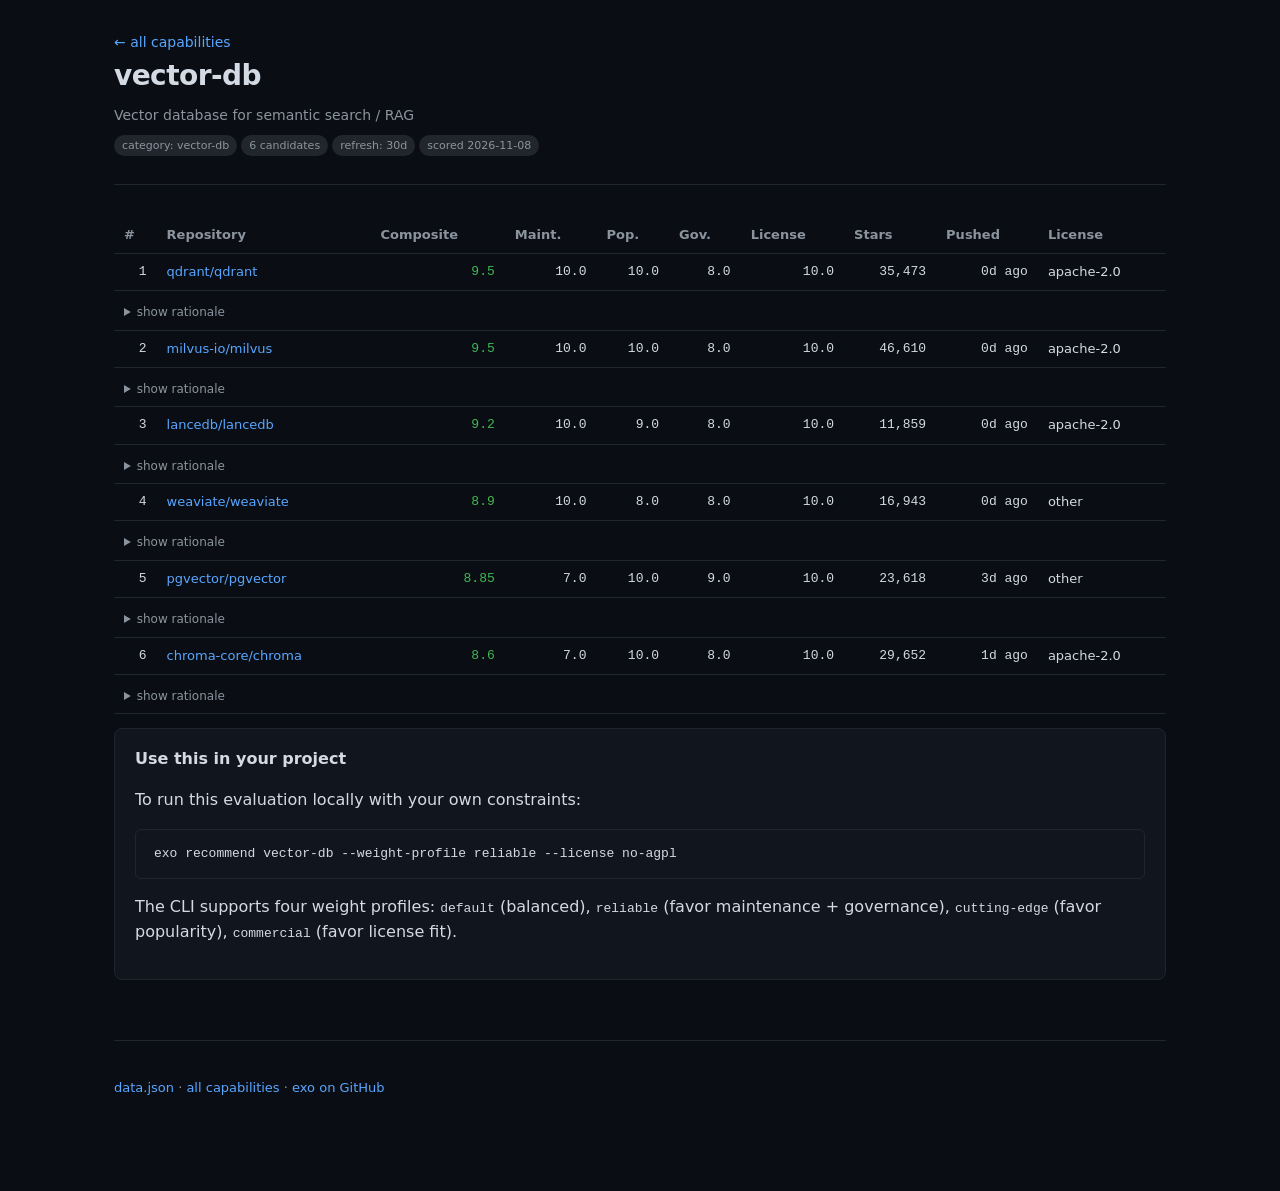
<file: docs/c/vector-db.html>
<!doctype html>
<html lang="en">
<head>
<meta charset="utf-8">
<meta name="viewport" content="width=device-width, initial-scale=1">
<title>exo · vector-db leaderboard</title>
<meta name="description" content="Best open-source Vector database for semantic search / RAG. Data-driven scoring.">

<style>
  :root {
    --bg: #0a0e14; --panel: #11161e; --line: #1f2630;
    --text: #d4dae3; --muted: #8b949e; --accent: #58a6ff;
    --good: #3fb950; --warn: #d29922; --bad: #f85149;
    --chip: #21262d;
  }
  * { box-sizing: border-box; }
  body {
    margin: 0; padding: 0;
    background: var(--bg); color: var(--text);
    font-family: -apple-system, BlinkMacSystemFont, "Segoe UI", system-ui, sans-serif;
    line-height: 1.55;
  }
  .wrap { max-width: 1100px; margin: 0 auto; padding: 32px 24px 80px; }
  header { padding-bottom: 28px; border-bottom: 1px solid var(--line); margin-bottom: 32px; }
  h1 { margin: 0 0 8px; font-size: 28px; letter-spacing: -0.02em; }
  h2 { margin: 32px 0 12px; font-size: 20px; }
  h3 { margin: 24px 0 8px; font-size: 16px; }
  .sub { color: var(--muted); font-size: 14px; }
  .meta { color: var(--muted); font-size: 13px; margin-top: 8px; }
  a { color: var(--accent); text-decoration: none; }
  a:hover { text-decoration: underline; }
  .card {
    background: var(--panel); border: 1px solid var(--line); border-radius: 8px;
    padding: 18px 20px; margin: 14px 0;
  }
  .card h3 { margin-top: 0; }
  .row { display: flex; justify-content: space-between; gap: 24px; align-items: baseline; }
  .chip {
    display: inline-block; padding: 2px 8px; border-radius: 4px;
    background: var(--chip); color: var(--muted); font-size: 11px;
    font-family: "SF Mono", Menlo, monospace; margin-right: 4px;
  }
  .grade {
    font-weight: 600; font-size: 22px; min-width: 60px; text-align: right;
    font-family: "SF Mono", Menlo, monospace;
  }
  .grade-good { color: var(--good); }
  .grade-mid  { color: var(--warn); }
  .grade-low  { color: var(--bad); }
  table {
    width: 100%; border-collapse: collapse; margin: 12px 0;
    font-size: 13px;
  }
  th, td {
    padding: 8px 10px; text-align: left;
    border-bottom: 1px solid var(--line);
  }
  th { font-weight: 600; color: var(--muted); }
  td.num { font-family: "SF Mono", Menlo, monospace; text-align: right; }
  .rationale {
    font-size: 12px; color: var(--muted); font-family: "SF Mono", Menlo, monospace;
    background: var(--bg); padding: 10px 12px; border-radius: 4px;
    margin-top: 8px; white-space: pre-wrap; max-height: 200px; overflow-y: auto;
  }
  .legend { font-size: 12px; color: var(--muted); margin-top: 4px; }
  .toc { display: grid; grid-template-columns: repeat(auto-fit, minmax(260px, 1fr)); gap: 12px; }
  .toc a {
    display: block; padding: 14px 16px; border: 1px solid var(--line);
    border-radius: 6px; background: var(--panel);
    color: var(--text);
  }
  .toc a:hover { border-color: var(--accent); text-decoration: none; }
  .toc-cap-name { font-weight: 600; font-size: 14px; }
  .toc-cap-leader { color: var(--accent); font-family: "SF Mono", Menlo, monospace; font-size: 13px; margin-top: 6px; }
  .toc-cap-desc { color: var(--muted); font-size: 12px; margin-top: 4px; }
  footer { margin-top: 60px; padding-top: 24px; border-top: 1px solid var(--line); color: var(--muted); font-size: 13px; }
  .pill {
    display: inline-block; padding: 2px 8px; border-radius: 12px;
    background: var(--chip); color: var(--muted); font-size: 11px;
  }
  .install {
    background: var(--panel); border: 1px solid var(--line); border-radius: 6px;
    padding: 14px 18px; font-family: "SF Mono", Menlo, monospace; font-size: 13px;
    margin: 16px 0;
  }
</style>

</head>
<body>
<div class="wrap">
  <header>
    <div class="sub"><a href="../index.html">← all capabilities</a></div>
    <h1>vector-db</h1>
    <div class="sub">Vector database for semantic search / RAG</div>
    <div class="meta">
      <span class="pill">category: vector-db</span>
      <span class="pill">6 candidates</span>
      <span class="pill">refresh: 30d</span>
      <span class="pill">scored 2026-11-08</span>
    </div>
  </header>

  

  <table>
    <thead>
      <tr>
        <th>#</th><th>Repository</th><th class="num">Composite</th>
        <th class="num">Maint.</th><th class="num">Pop.</th>
        <th class="num">Gov.</th><th class="num">License</th>
        <th class="num">Stars</th><th class="num">Pushed</th>
        <th>License</th>
      </tr>
    </thead>
    <tbody>
      
        <tr>
          <td class="num">1</td>
          <td><a href="https://github.com/qdrant/qdrant" target="_blank" rel="noopener">qdrant/qdrant</a></td>
          <td class="num"><span class="grade-good">9.5</span></td>
          <td class="num">10.0</td>
          <td class="num">10.0</td>
          <td class="num">8.0</td>
          <td class="num">10.0</td>
          <td class="num">35,473</td>
          <td class="num">0d ago</td>
          <td>apache-2.0</td>
        </tr>
        <tr>
          <td colspan="10"><details><summary class="legend">show rationale</summary>
            <div class="rationale">maintenance: pushed 0d ago → +4.0
maintenance: 100 commits in 90d → +3.0
maintenance: 3 releases in 90d → +3.0
popularity: 35473 stars → 9
popularity bonus: 15.1 stars/day → +1.0
governance: 100 contributors → +5.0
governance: 779 open issues (heavy) → +1.0
governance: 6.4 year(s) old → +2.0 stability
license_fit: apache-2.0 (no constraint) → 10.0</div>
          </details></td>
        </tr>
        <tr>
          <td class="num">2</td>
          <td><a href="https://github.com/milvus-io/milvus" target="_blank" rel="noopener">milvus-io/milvus</a></td>
          <td class="num"><span class="grade-good">9.5</span></td>
          <td class="num">10.0</td>
          <td class="num">10.0</td>
          <td class="num">8.0</td>
          <td class="num">10.0</td>
          <td class="num">46,610</td>
          <td class="num">0d ago</td>
          <td>apache-2.0</td>
        </tr>
        <tr>
          <td colspan="10"><details><summary class="legend">show rationale</summary>
            <div class="rationale">maintenance: pushed 0d ago → +4.0
maintenance: 100 commits in 90d → +3.0
maintenance: 10 releases in 90d → +3.0
popularity: 46610 stars → 9
popularity bonus: 17.9 stars/day → +1.0
governance: 100 contributors → +5.0
governance: 1447 open issues (heavy) → +1.0
governance: 7.2 year(s) old → +2.0 stability
license_fit: apache-2.0 (no constraint) → 10.0</div>
          </details></td>
        </tr>
        <tr>
          <td class="num">3</td>
          <td><a href="https://github.com/lancedb/lancedb" target="_blank" rel="noopener">lancedb/lancedb</a></td>
          <td class="num"><span class="grade-good">9.2</span></td>
          <td class="num">10.0</td>
          <td class="num">9.0</td>
          <td class="num">8.0</td>
          <td class="num">10.0</td>
          <td class="num">11,859</td>
          <td class="num">0d ago</td>
          <td>apache-2.0</td>
        </tr>
        <tr>
          <td colspan="10"><details><summary class="legend">show rationale</summary>
            <div class="rationale">maintenance: pushed 0d ago → +4.0
maintenance: 100 commits in 90d → +3.0
maintenance: 69 releases in 90d → +3.0
popularity: 11859 stars → 8
popularity bonus: 8.8 stars/day → +1.0
governance: 100 contributors → +5.0
governance: 638 open issues (heavy) → +1.0
governance: 3.7 year(s) old → +2.0 stability
license_fit: apache-2.0 (no constraint) → 10.0</div>
          </details></td>
        </tr>
        <tr>
          <td class="num">4</td>
          <td><a href="https://github.com/weaviate/weaviate" target="_blank" rel="noopener">weaviate/weaviate</a></td>
          <td class="num"><span class="grade-good">8.9</span></td>
          <td class="num">10.0</td>
          <td class="num">8.0</td>
          <td class="num">8.0</td>
          <td class="num">10.0</td>
          <td class="num">16,943</td>
          <td class="num">0d ago</td>
          <td>other</td>
        </tr>
        <tr>
          <td colspan="10"><details><summary class="legend">show rationale</summary>
            <div class="rationale">maintenance: pushed 1d ago → +4.0
maintenance: 100 commits in 90d → +3.0
maintenance: 43 releases in 90d → +3.0
popularity: 16943 stars → 8
governance: 100 contributors → +5.0
governance: 846 open issues (heavy) → +1.0
governance: 10.6 year(s) old → +2.0 stability
license_fit: other (no constraint) → 10.0</div>
          </details></td>
        </tr>
        <tr>
          <td class="num">5</td>
          <td><a href="https://github.com/pgvector/pgvector" target="_blank" rel="noopener">pgvector/pgvector</a></td>
          <td class="num"><span class="grade-good">8.85</span></td>
          <td class="num">7.0</td>
          <td class="num">10.0</td>
          <td class="num">9.0</td>
          <td class="num">10.0</td>
          <td class="num">23,618</td>
          <td class="num">3d ago</td>
          <td>other</td>
        </tr>
        <tr>
          <td colspan="10"><details><summary class="legend">show rationale</summary>
            <div class="rationale">maintenance: pushed 3d ago → +4.0
maintenance: 94 commits in 90d → +3.0
popularity: 23618 stars → 9
popularity bonus: 11.6 stars/day → +1.0
governance: 23 contributors → +4.0
governance: 17 open issues (healthy) → +3.0
governance: 5.6 year(s) old → +2.0 stability
license_fit: other (no constraint) → 10.0</div>
          </details></td>
        </tr>
        <tr>
          <td class="num">6</td>
          <td><a href="https://github.com/chroma-core/chroma" target="_blank" rel="noopener">chroma-core/chroma</a></td>
          <td class="num"><span class="grade-good">8.6</span></td>
          <td class="num">7.0</td>
          <td class="num">10.0</td>
          <td class="num">8.0</td>
          <td class="num">10.0</td>
          <td class="num">29,652</td>
          <td class="num">1d ago</td>
          <td>apache-2.0</td>
        </tr>
        <tr>
          <td colspan="10"><details><summary class="legend">show rationale</summary>
            <div class="rationale">maintenance: pushed 1d ago → +4.0
maintenance: 86 commits in 90d → +3.0
popularity: 29652 stars → 9
popularity bonus: 19.8 stars/day → +1.0
governance: 100 contributors → +5.0
governance: 978 open issues (heavy) → +1.0
governance: 4.1 year(s) old → +2.0 stability
license_fit: apache-2.0 (no constraint) → 10.0</div>
          </details></td>
        </tr>
    </tbody>
  </table>

  <div class="card">
    <h3>Use this in your project</h3>
    <p>To run this evaluation locally with your own constraints:</p>
    <div class="install">exo recommend vector-db --weight-profile reliable --license no-agpl</div>
    <p>The CLI supports four weight profiles: <code>default</code> (balanced), <code>reliable</code> (favor maintenance + governance), <code>cutting-edge</code> (favor popularity), <code>commercial</code> (favor license fit).</p>
  </div>

  <footer>
    <p><a href="../data.json">data.json</a> · <a href="../index.html">all capabilities</a> · <a href="https://github.com/MGBuilds9/exo">exo on GitHub</a></p>
  </footer>
</div>
</body>
</html>
</file>
